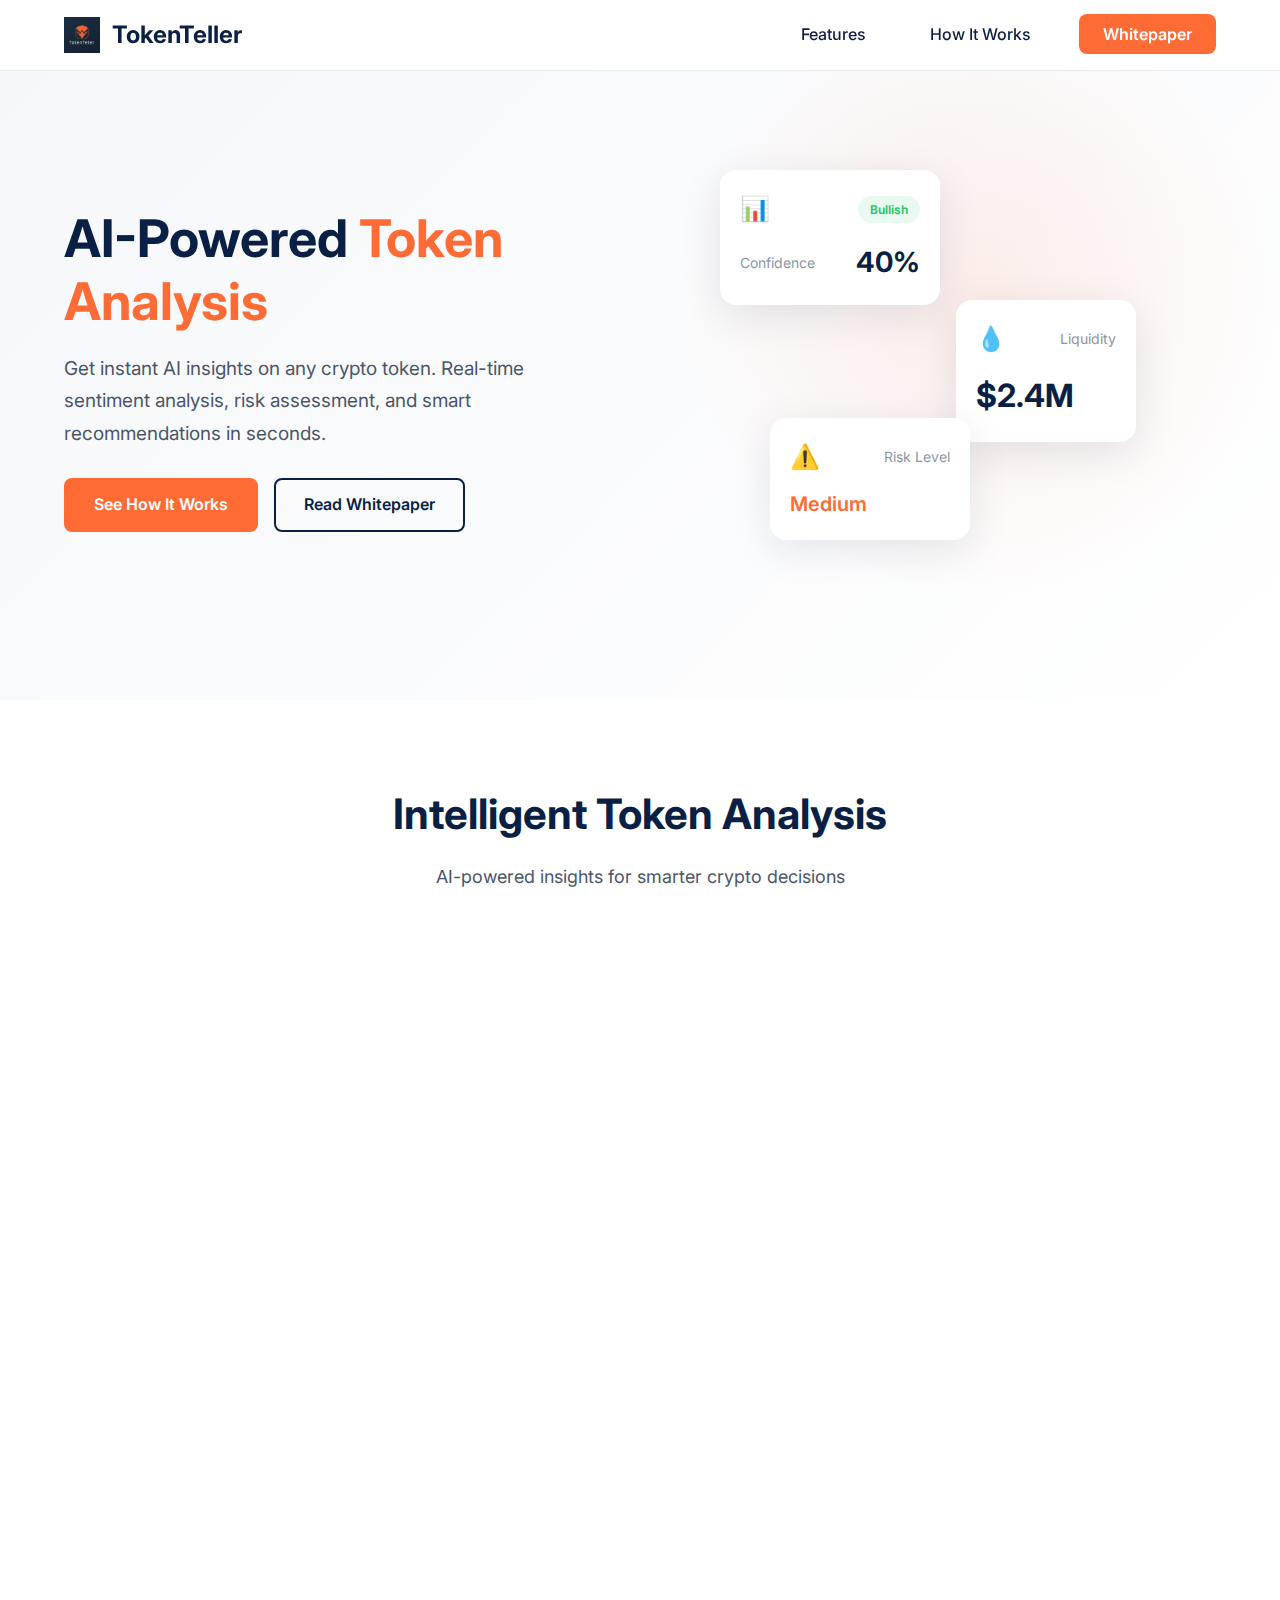
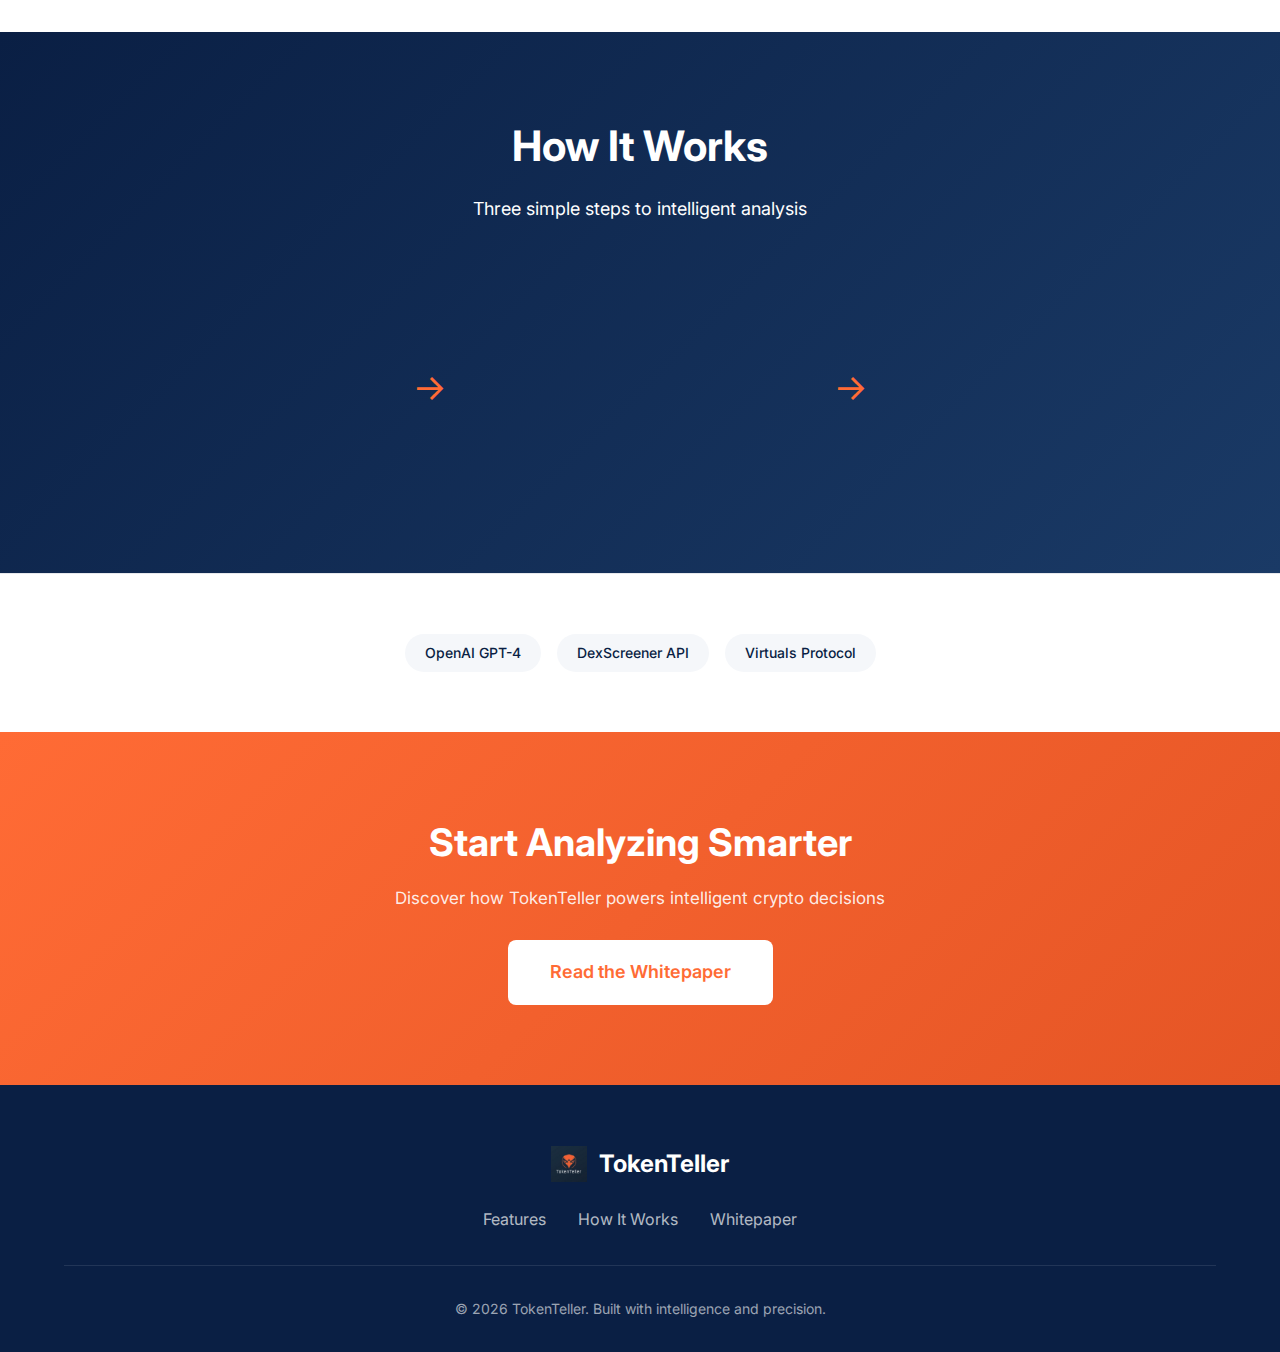
<file: index.html>
<!DOCTYPE html>
<html lang="en">
<head>
    <meta charset="UTF-8">
    <meta name="viewport" content="width=device-width, initial-scale=1.0">
    <title>TokenTeller - AI-Powered Token Analysis</title>
    <link rel="stylesheet" href="styles.css">
    <link rel="preconnect" href="https://fonts.googleapis.com">
    <link rel="preconnect" href="https://fonts.gstatic.com" crossorigin>
    <link href="https://fonts.googleapis.com/css2?family=Inter:wght@300;400;500;600;700&display=swap" rel="stylesheet">
</head>
<body>
    <!-- Navigation -->
    <nav class="nav">
        <div class="container nav-container">
            <div class="logo">
                <img src="logo.png" alt="TokenTeller Eagle Logo" class="logo-img">
                <span class="logo-text">TokenTeller</span>
            </div>
            <ul class="nav-links">
                <li><a href="#features">Features</a></li>
                <li><a href="#how-it-works">How It Works</a></li>
                <li><a href="whitepaper.html" class="nav-btn">Whitepaper</a></li>
            </ul>
        </div>
    </nav>

    <!-- Hero Section -->
    <section class="hero">
        <div class="container hero-container">
            <div class="hero-content">
                <h1 class="hero-title">
                    AI-Powered <span class="highlight">Token Analysis</span>
                </h1>
                <p class="hero-description">
                    Get instant AI insights on any crypto token. Real-time sentiment analysis, 
                    risk assessment, and smart recommendations in seconds.
                </p>
                <div class="hero-buttons">
                    <a href="#how-it-works" class="btn-primary">See How It Works</a>
                    <a href="whitepaper.html" class="btn-outline">Read Whitepaper</a>
                </div>
            </div>
            <div class="hero-visual">
                <div class="floating-card card-1">
                    <div class="card-header">
                        <span class="card-icon">📊</span>
                        <span class="card-status positive">Bullish</span>
                    </div>
                    <div class="card-content">
                        <div class="card-metric">
                            <span class="metric-label">Confidence</span>
                            <span class="metric-value">87%</span>
                        </div>
                    </div>
                </div>
                <div class="floating-card card-2">
                    <div class="card-header">
                        <span class="card-icon">💧</span>
                        <span class="card-label">Liquidity</span>
                    </div>
                    <div class="card-content">
                        <span class="card-big-value">$2.4M</span>
                    </div>
                </div>
                <div class="floating-card card-3">
                    <div class="card-header">
                        <span class="card-icon">⚠️</span>
                        <span class="card-label">Risk Level</span>
                    </div>
                    <div class="card-content">
                        <span class="card-risk-level">Medium</span>
                    </div>
                </div>
            </div>
        </div>
    </section>

    <!-- Features Section -->
    <section id="features" class="features">
        <div class="container">
            <div class="section-header">
                <h2 class="section-title">Intelligent Token Analysis</h2>
                <p class="section-subtitle">AI-powered insights for smarter crypto decisions</p>
            </div>
            <div class="features-grid">
                <div class="feature-card">
                    <div class="feature-icon">🤖</div>
                    <h3 class="feature-title">AI Sentiment Analysis</h3>
                    <p class="feature-description">
                        Advanced AI models analyze market data and provide sentiment insights with confidence scores.
                    </p>
                </div>
                <div class="feature-card">
                    <div class="feature-icon">⚡</div>
                    <h3 class="feature-title">Real-Time Data</h3>
                    <p class="feature-description">
                        Up-to-the-second market data from DexScreener with instant analysis.
                    </p>
                </div>
                <div class="feature-card">
                    <div class="feature-icon">🎯</div>
                    <h3 class="feature-title">Risk Assessment</h3>
                    <p class="feature-description">
                        Intelligent risk evaluation considering liquidity, volume, and market conditions.
                    </p>
                </div>
            </div>
        </div>
    </section>

    <!-- How It Works Section -->
    <section id="how-it-works" class="how-it-works">
        <div class="container">
            <div class="section-header">
                <h2 class="section-title">How It Works</h2>
                <p class="section-subtitle">Three simple steps to intelligent analysis</p>
            </div>
            <div class="steps">
                <div class="step">
                    <div class="step-number">01</div>
                    <div class="step-content">
                        <h3 class="step-title">Submit Token</h3>
                        <p class="step-description">
                            Provide any token contract address you want to analyze.
                        </p>
                    </div>
                </div>
                <div class="step-arrow">→</div>
                <div class="step">
                    <div class="step-number">02</div>
                    <div class="step-content">
                        <h3 class="step-title">AI Analyzes</h3>
                        <p class="step-description">
                            Our AI processes real-time market data and generates comprehensive insights.
                        </p>
                    </div>
                </div>
                <div class="step-arrow">→</div>
                <div class="step">
                    <div class="step-number">03</div>
                    <div class="step-content">
                        <h3 class="step-title">Get Results</h3>
                        <p class="step-description">
                            Receive sentiment, risk assessment, and actionable recommendations.
                        </p>
                    </div>
                </div>
            </div>
        </div>
    </section>

    <!-- Simple Tech Stack -->
    <section class="tech-stack">
        <div class="container">
            <p class="tech-line">
                <span class="tech-badge">OpenAI GPT-4</span>
                <span class="tech-badge">DexScreener API</span>
                <span class="tech-badge">Virtuals Protocol</span>
            </p>
        </div>
    </section>

    <!-- CTA Section -->
    <section class="cta">
        <div class="container cta-container">
            <h2 class="cta-title">Start Analyzing Smarter</h2>
            <p class="cta-description">
                Discover how TokenTeller powers intelligent crypto decisions
            </p>
            <a href="whitepaper.html" class="btn-primary btn-large">Read the Whitepaper</a>
        </div>
    </section>

    <!-- Footer -->
    <footer class="footer">
        <div class="container footer-container">
            <div class="footer-brand">
                <img src="logo.png" alt="TokenTeller Eagle Logo" class="logo-img">
                <span class="logo-text">TokenTeller</span>
            </div>
            <div class="footer-links">
                <a href="#features">Features</a>
                <a href="#how-it-works">How It Works</a>
                <a href="whitepaper.html">Whitepaper</a>
            </div>
            <div class="footer-bottom">
                <p>&copy; 2025 TokenTeller. Built with intelligence and precision.</p>
            </div>
        </div>
    </footer>

    <script src="script.js"></script>
</body>
</html>
</file>
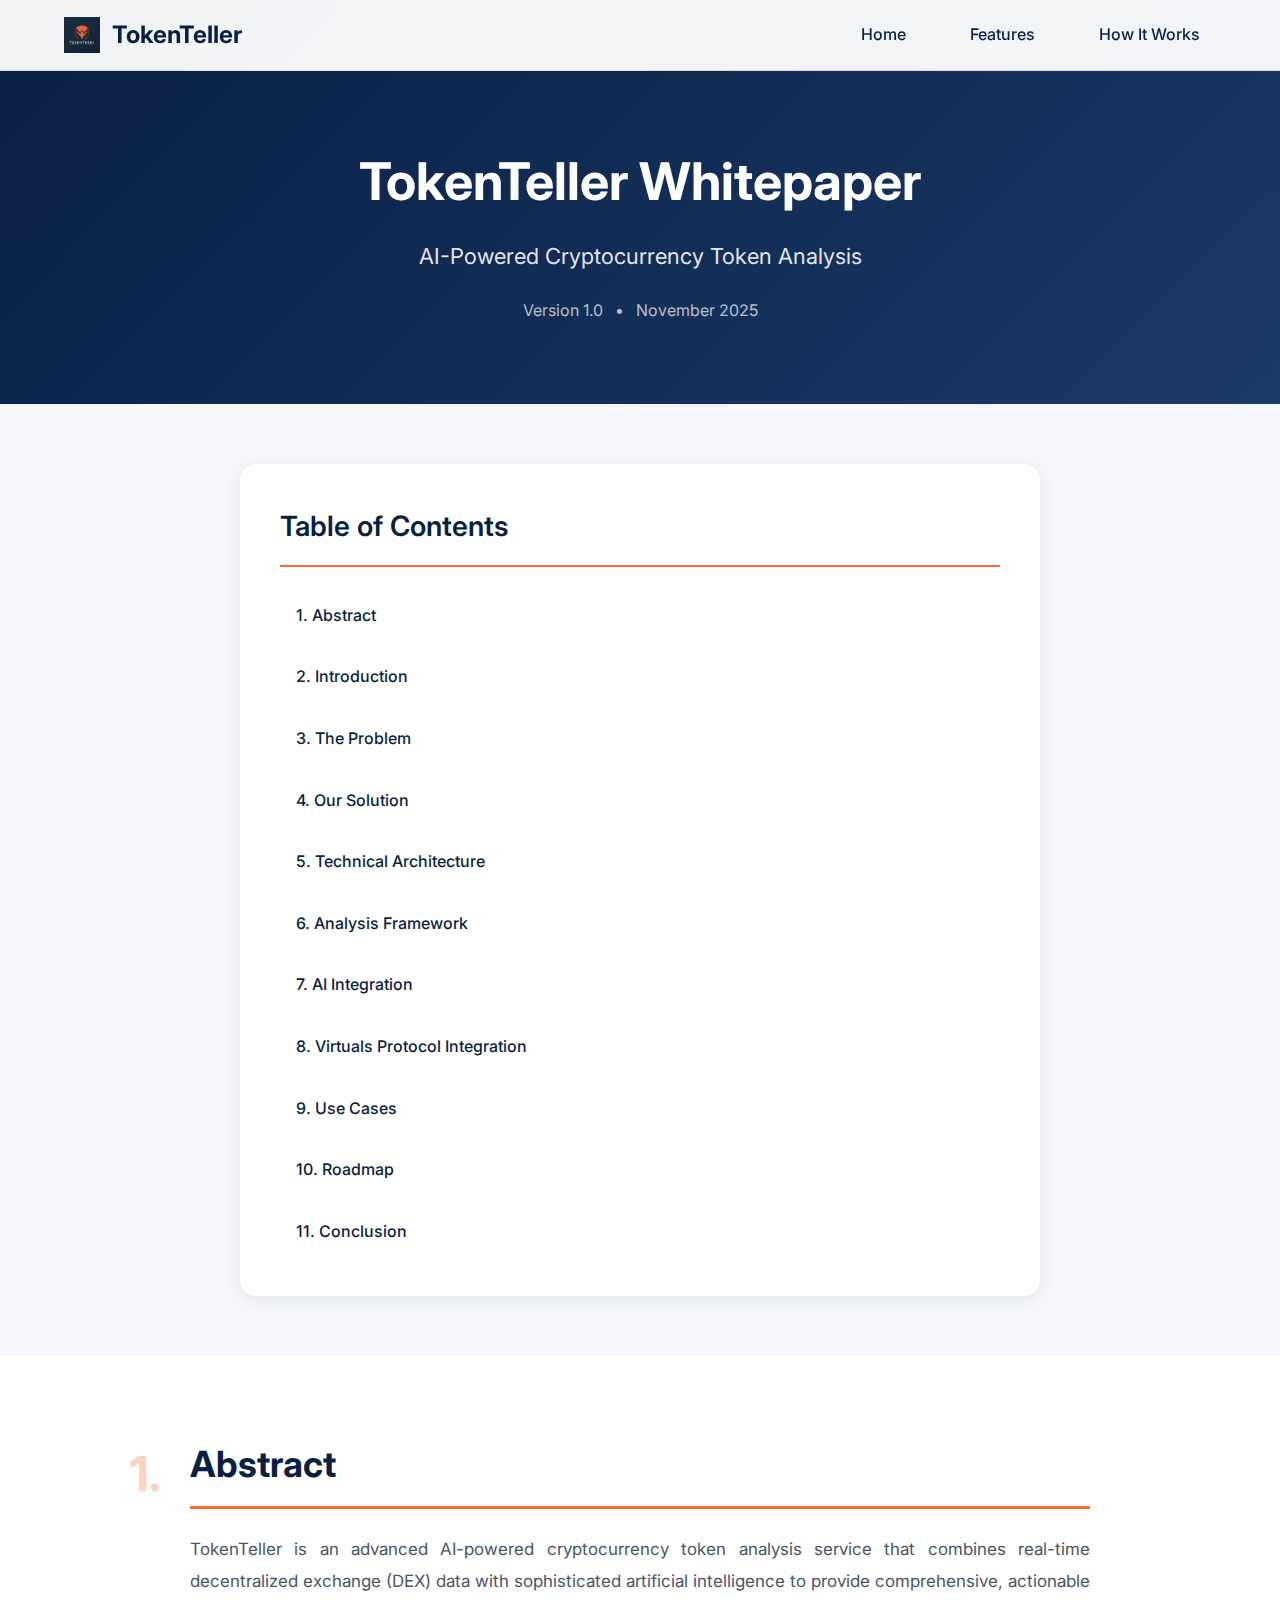
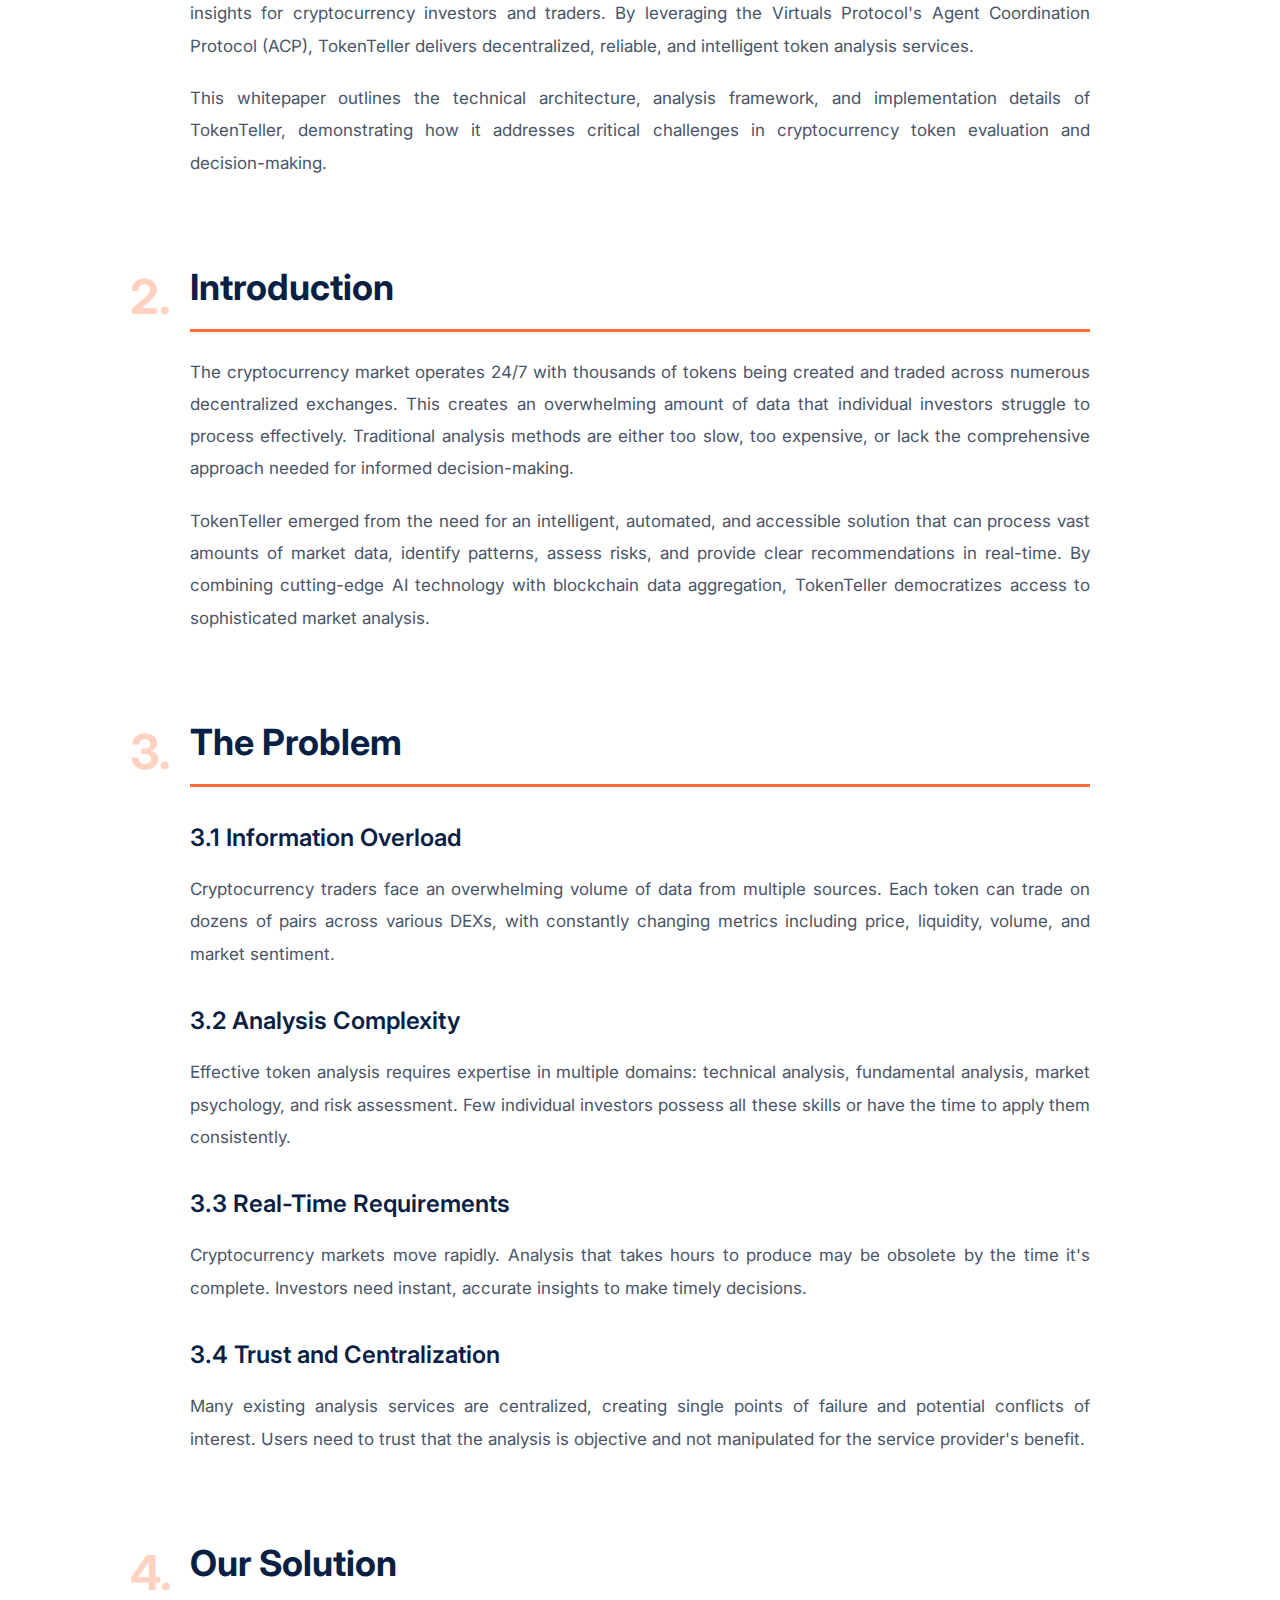
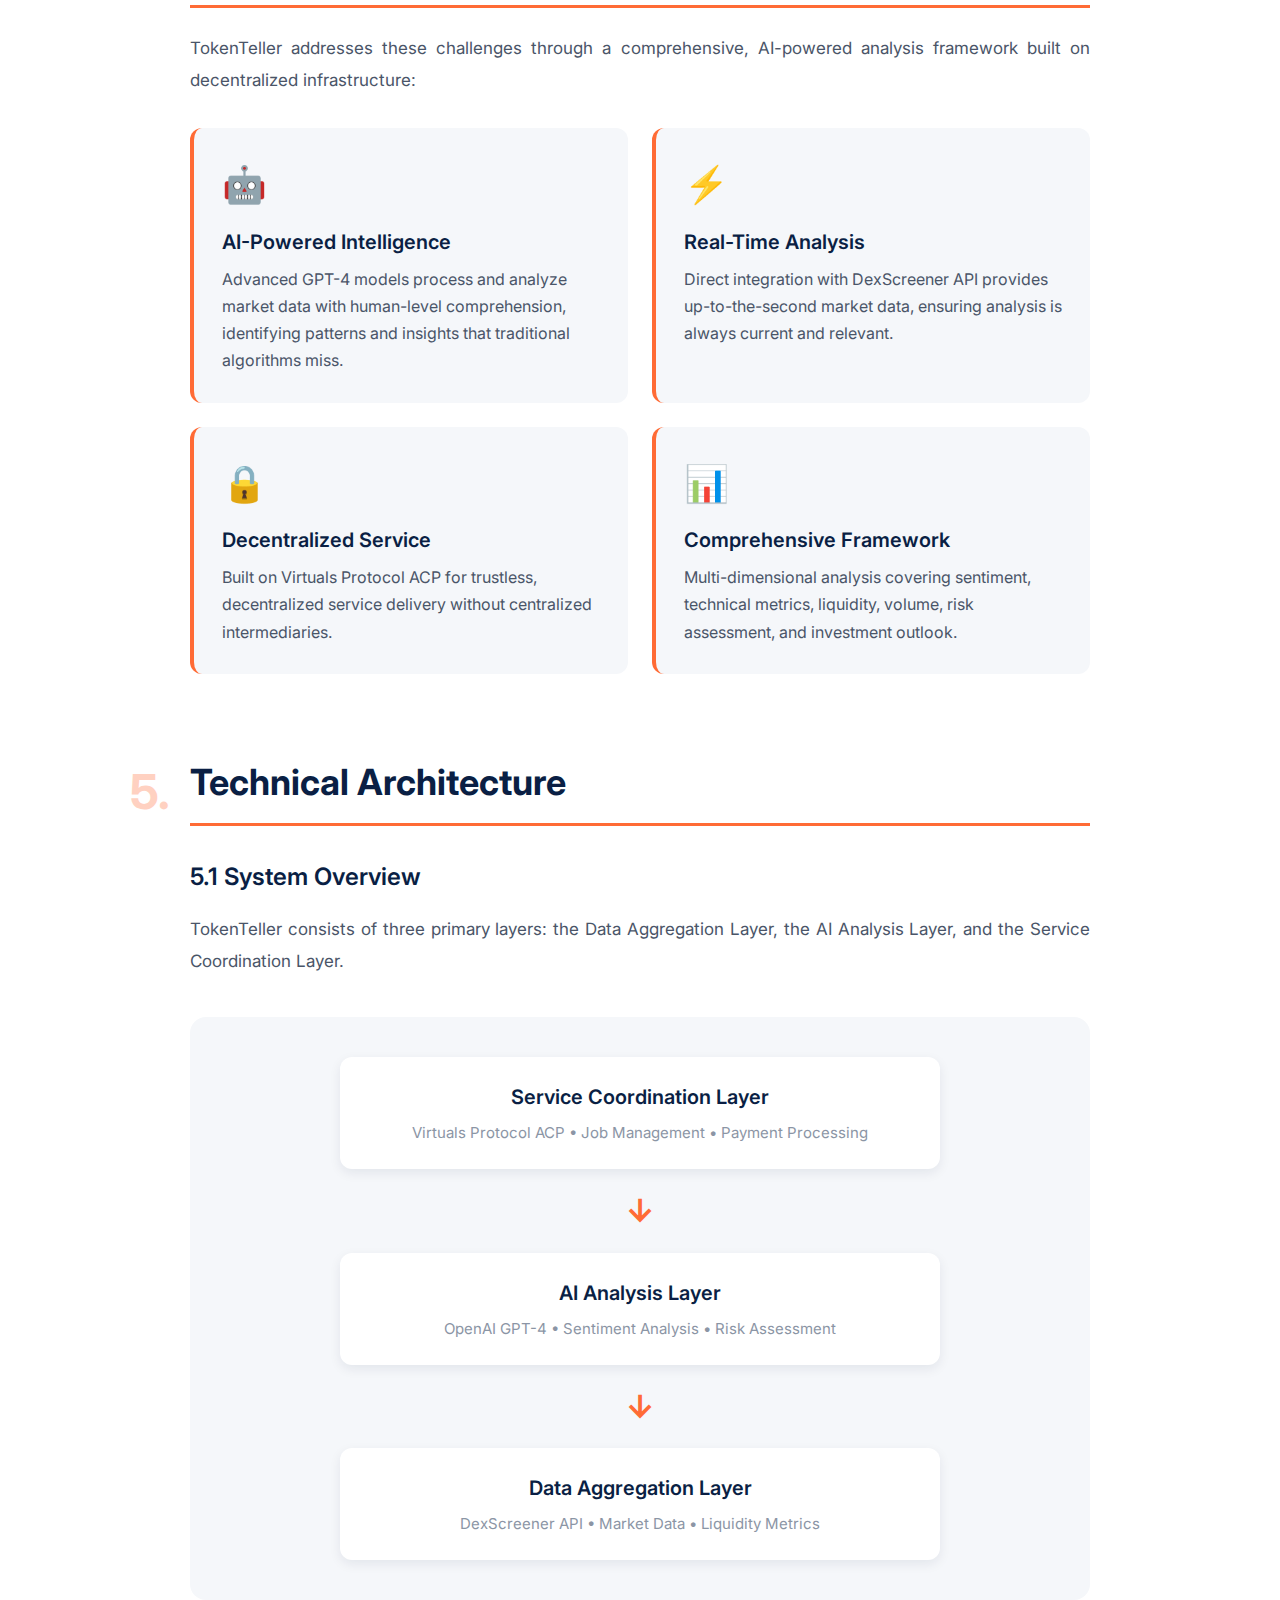
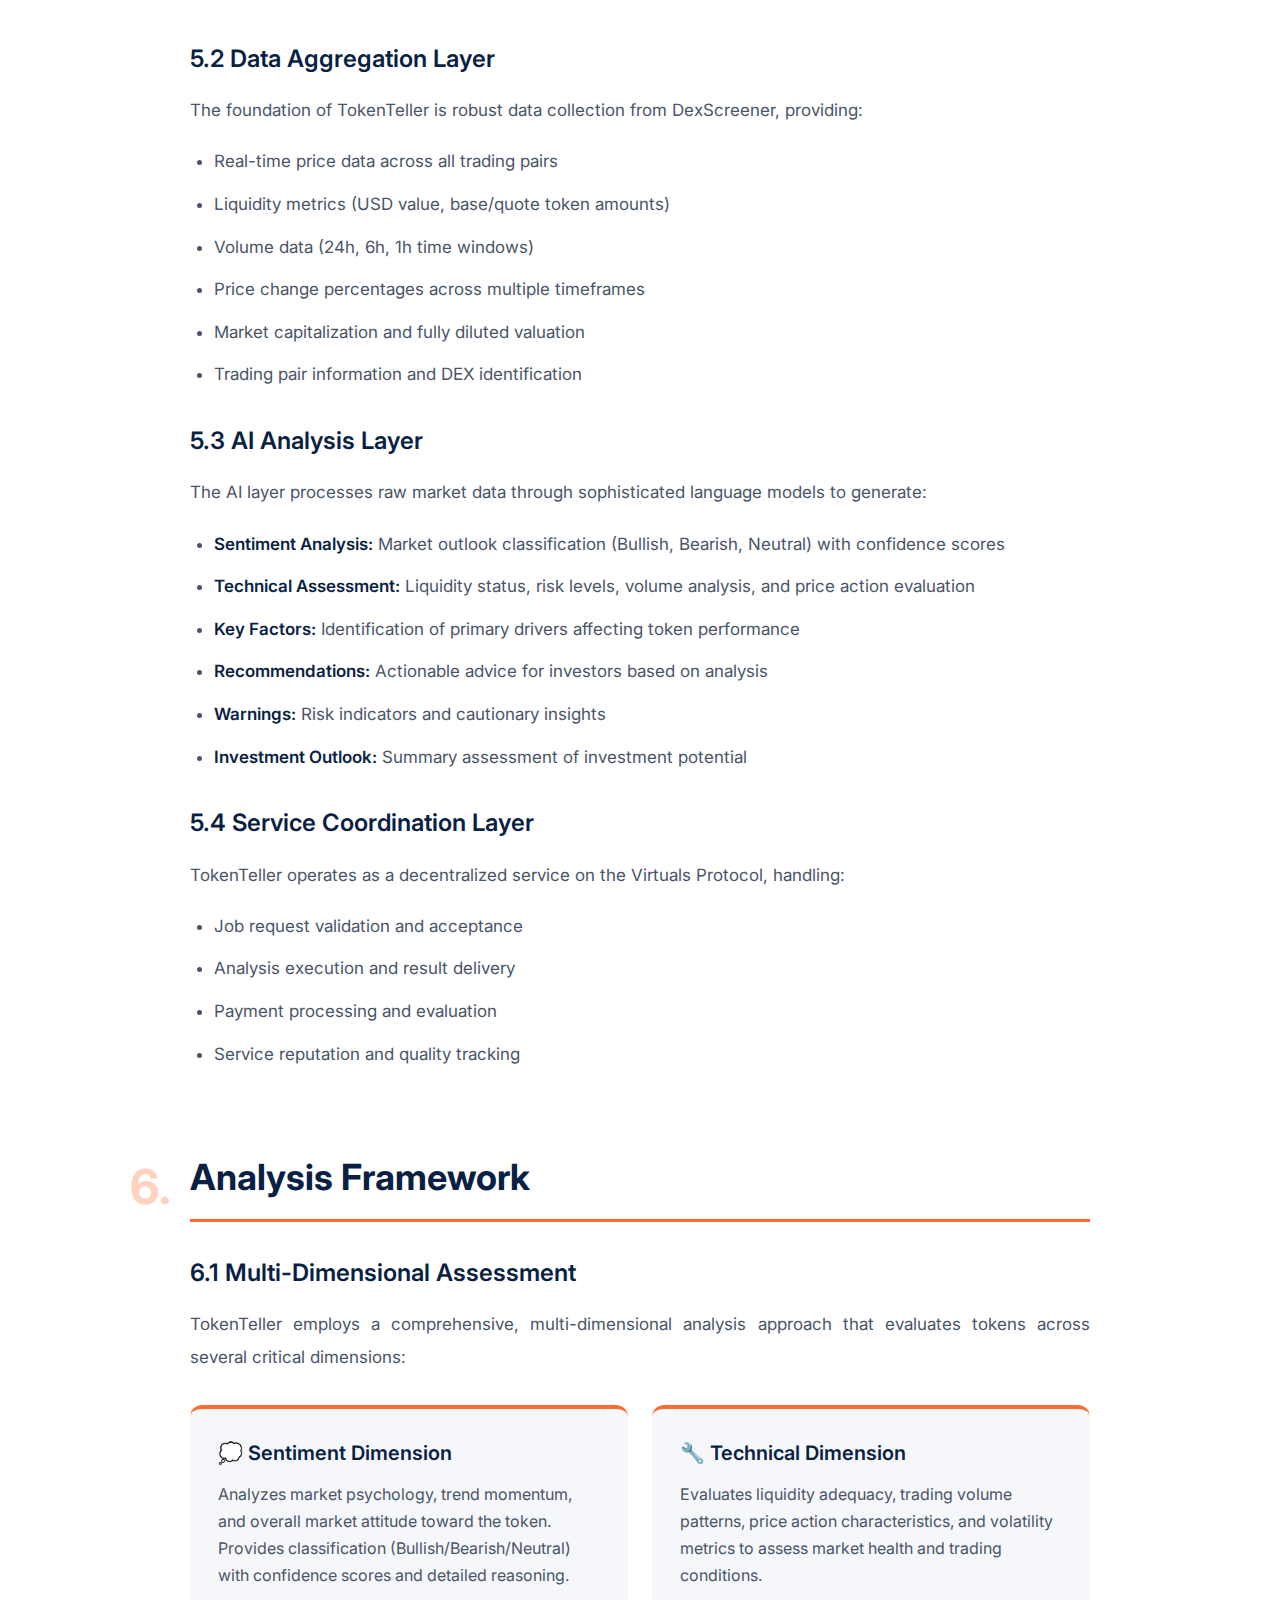
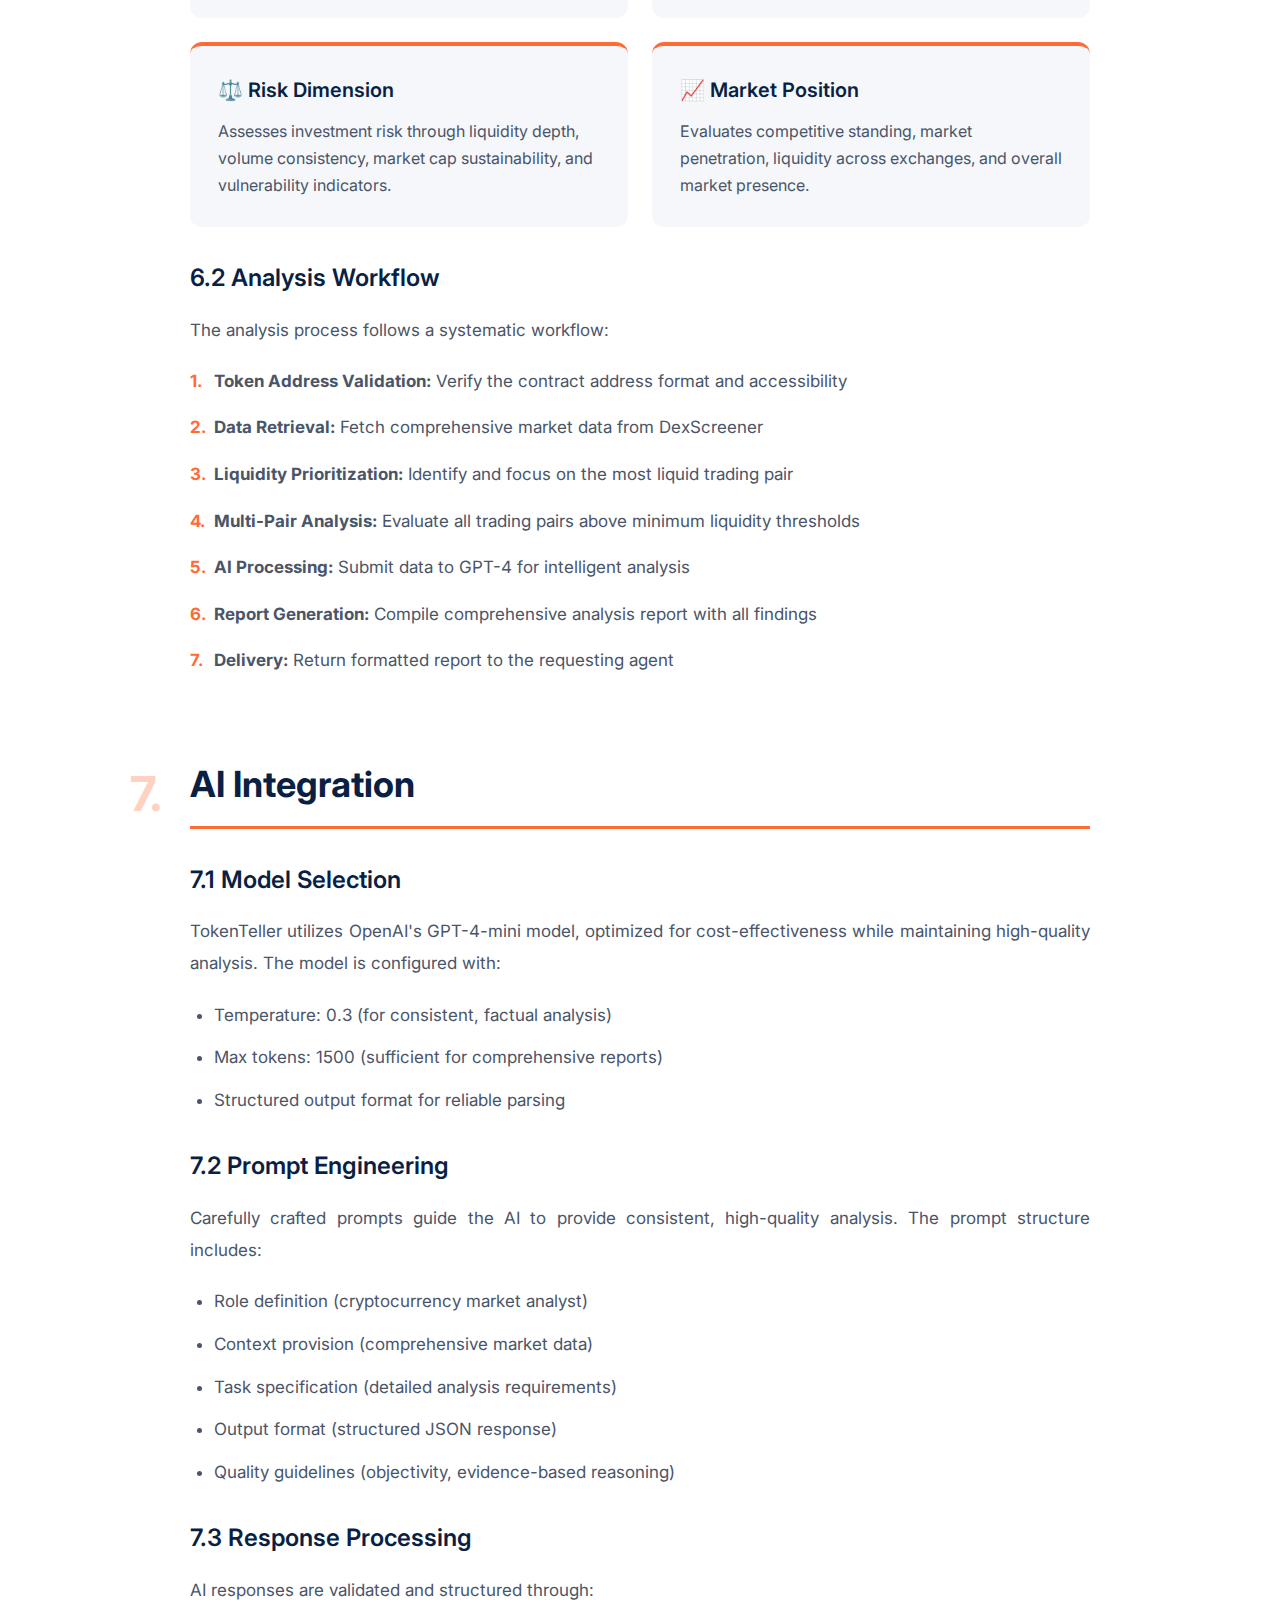
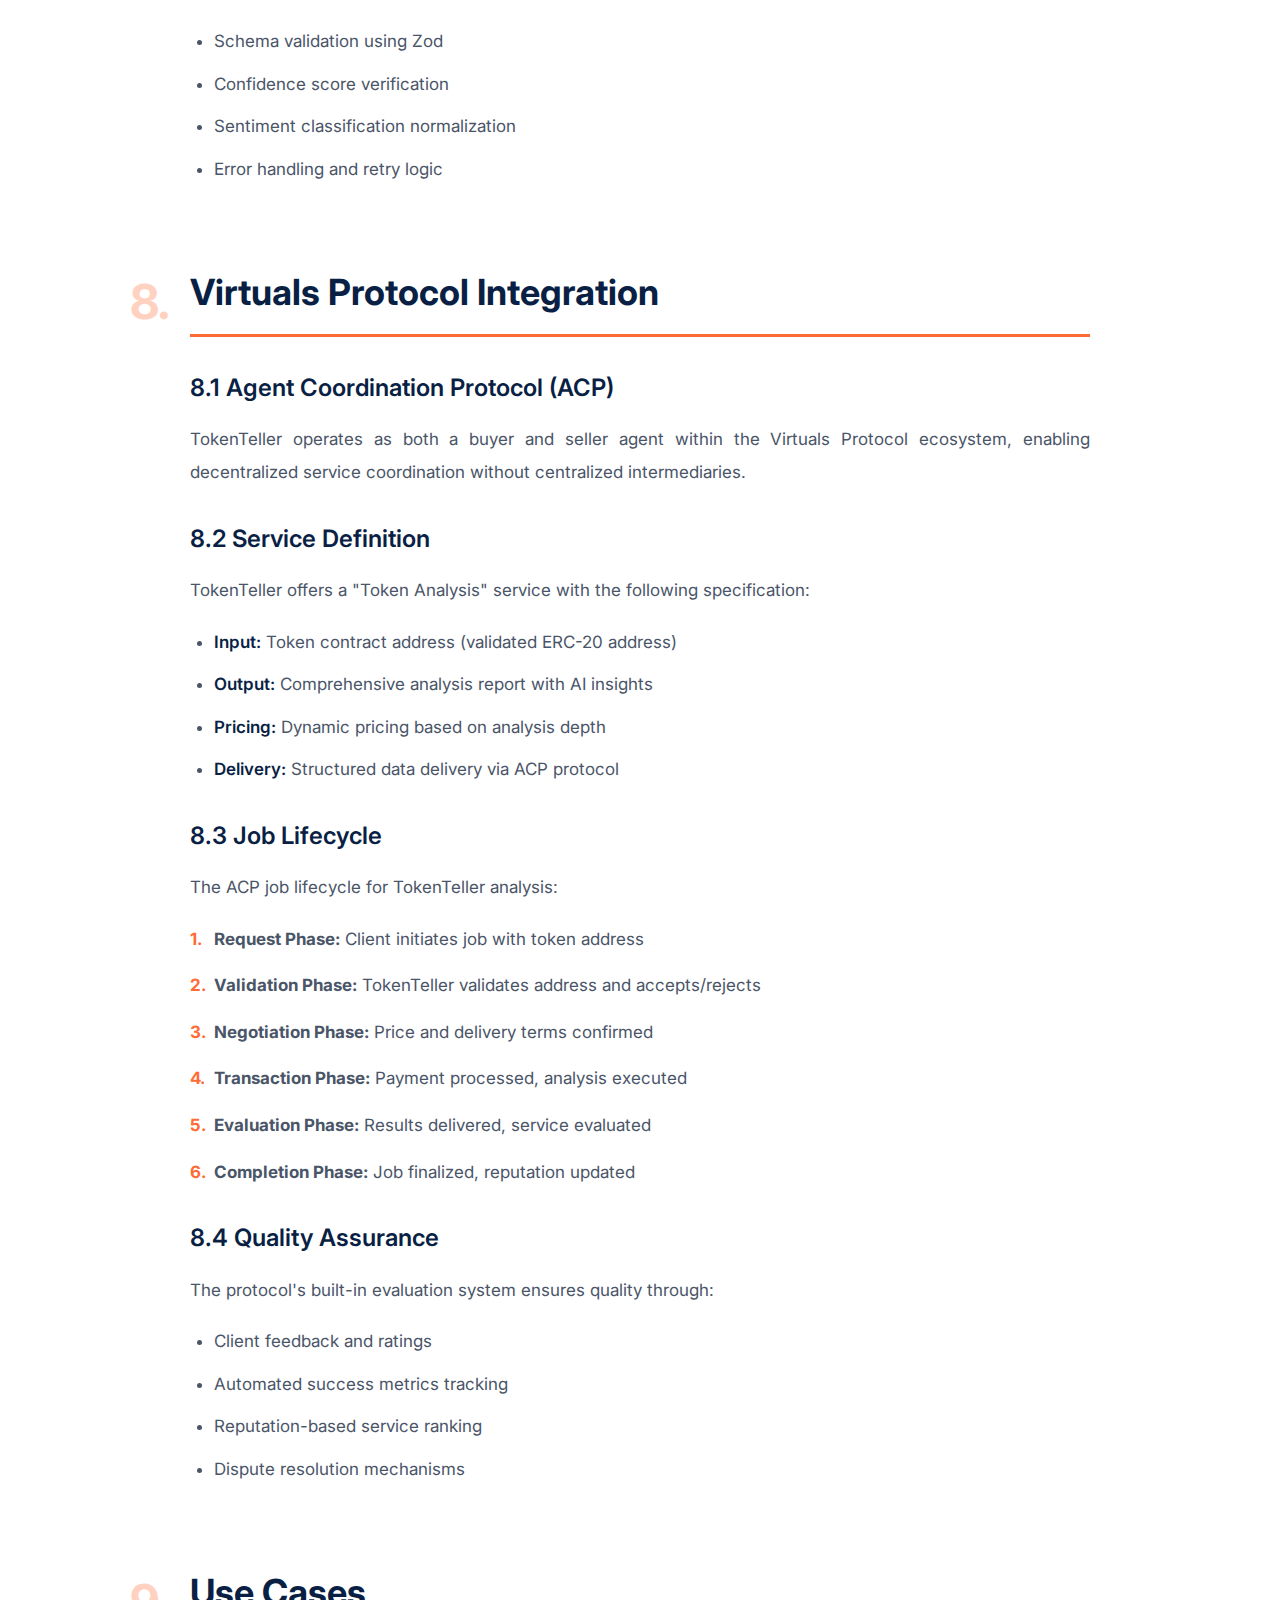
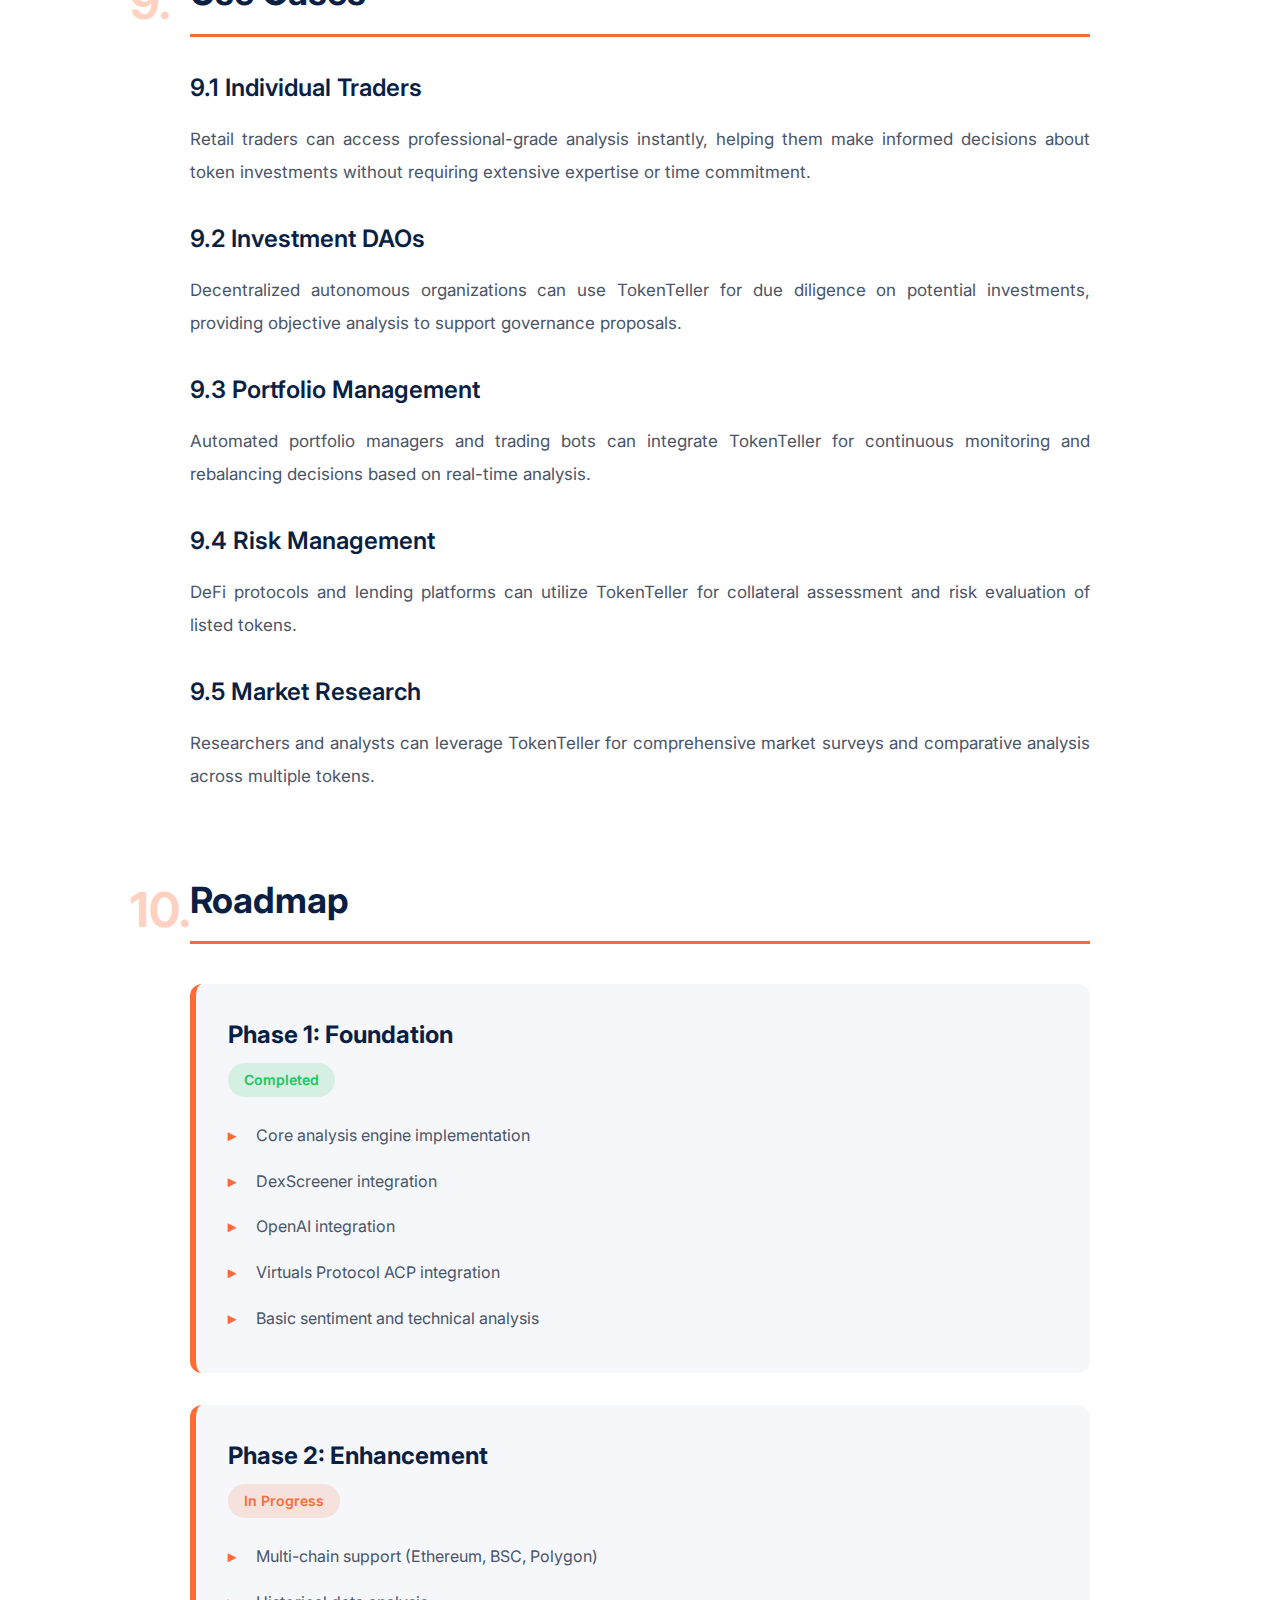
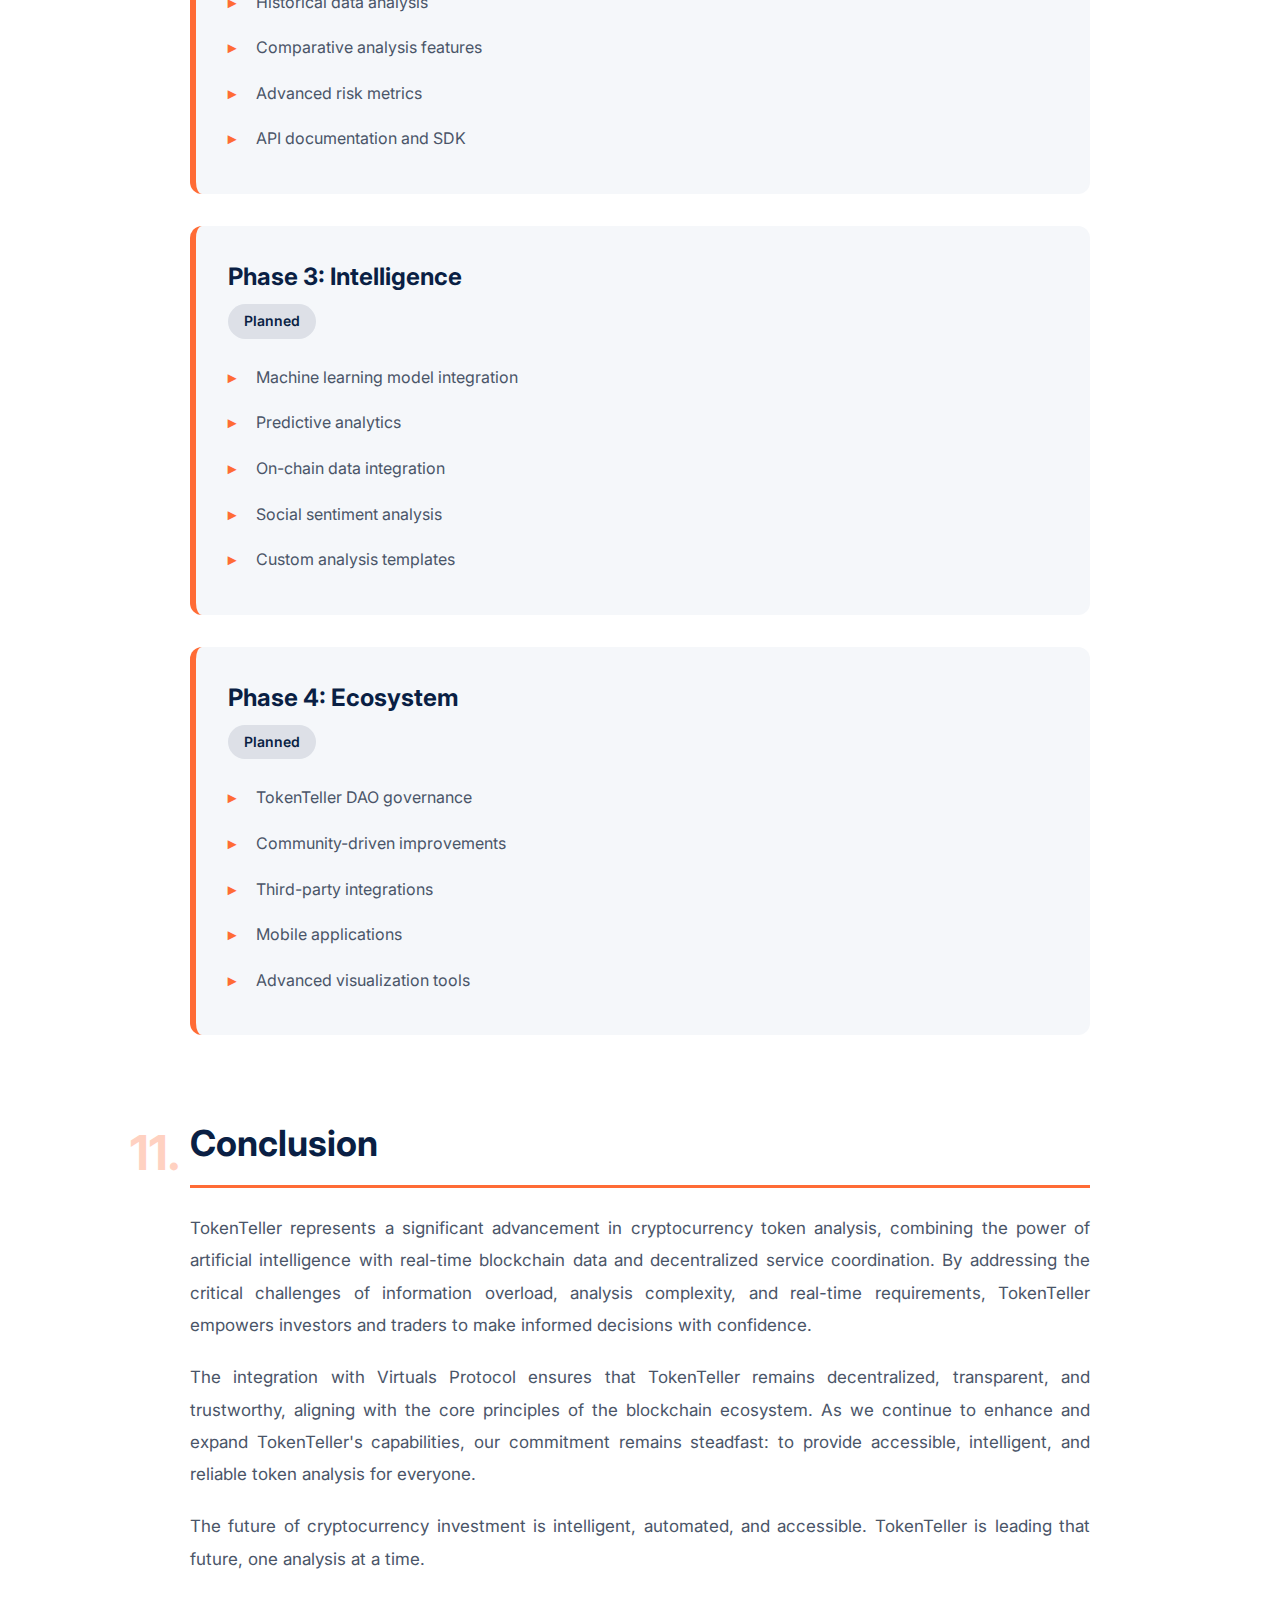
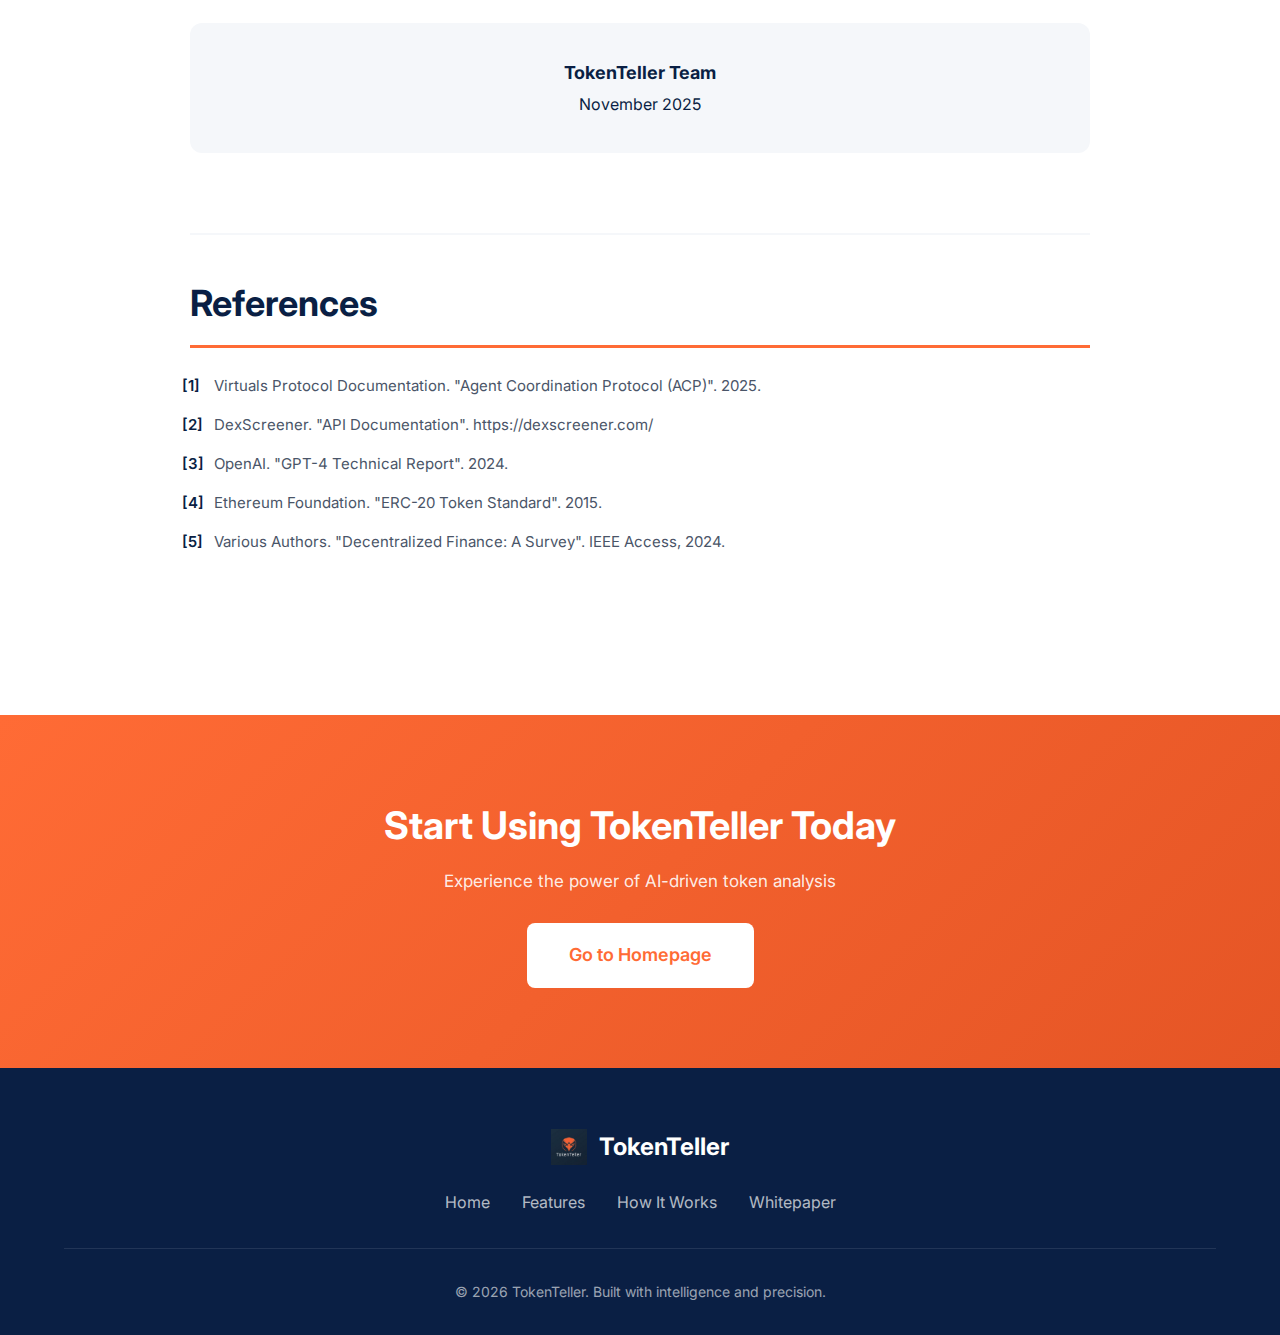
<file: whitepaper.html>
<!DOCTYPE html>
<html lang="en">
<head>
    <meta charset="UTF-8">
    <meta name="viewport" content="width=device-width, initial-scale=1.0">
    <title>TokenTeller - Whitepaper</title>
    <link rel="stylesheet" href="styles.css">
    <link rel="stylesheet" href="whitepaper.css">
    <link rel="preconnect" href="https://fonts.googleapis.com">
    <link rel="preconnect" href="https://fonts.gstatic.com" crossorigin>
    <link href="https://fonts.googleapis.com/css2?family=Inter:wght@300;400;500;600;700&display=swap" rel="stylesheet">
</head>
<body>
    <!-- Navigation -->
    <nav class="nav">
        <div class="container nav-container">
            <a href="index.html" class="logo">
                <img src="logo.png" alt="TokenTeller Eagle Logo" class="logo-img">
                <span class="logo-text">TokenTeller</span>
            </a>
            <ul class="nav-links">
                <li><a href="index.html">Home</a></li>
                <li><a href="index.html#features">Features</a></li>
                <li><a href="index.html#how-it-works">How It Works</a></li>
            </ul>
        </div>
    </nav>

    <!-- Whitepaper Hero -->
    <section class="whitepaper-hero">
        <div class="container">
            <h1 class="whitepaper-title">TokenTeller Whitepaper</h1>
            <p class="whitepaper-subtitle">AI-Powered Cryptocurrency Token Analysis</p>
            <div class="whitepaper-meta">
                <span>Version 1.0</span>
                <span>•</span>
                <span>November 2025</span>
            </div>
        </div>
    </section>

    <!-- Table of Contents -->
    <section class="toc-section">
        <div class="container">
            <div class="toc-container">
                <h2 class="toc-title">Table of Contents</h2>
                <nav class="toc">
                    <a href="#abstract" class="toc-item">1. Abstract</a>
                    <a href="#introduction" class="toc-item">2. Introduction</a>
                    <a href="#problem" class="toc-item">3. The Problem</a>
                    <a href="#solution" class="toc-item">4. Our Solution</a>
                    <a href="#architecture" class="toc-item">5. Technical Architecture</a>
                    <a href="#analysis" class="toc-item">6. Analysis Framework</a>
                    <a href="#ai" class="toc-item">7. AI Integration</a>
                    <a href="#protocol" class="toc-item">8. Virtuals Protocol Integration</a>
                    <a href="#use-cases" class="toc-item">9. Use Cases</a>
                    <a href="#roadmap" class="toc-item">10. Roadmap</a>
                    <a href="#conclusion" class="toc-item">11. Conclusion</a>
                </nav>
            </div>
        </div>
    </section>

    <!-- Whitepaper Content -->
    <main class="whitepaper-content">
        <div class="container">
            <article class="paper">
                <!-- Abstract -->
                <section id="abstract" class="paper-section">
                    <h2 class="section-number">1.</h2>
                    <h2 class="paper-heading">Abstract</h2>
                    <p class="paper-text">
                        TokenTeller is an advanced AI-powered cryptocurrency token analysis service that combines 
                        real-time decentralized exchange (DEX) data with sophisticated artificial intelligence to 
                        provide comprehensive, actionable insights for cryptocurrency investors and traders. By 
                        leveraging the Virtuals Protocol's Agent Coordination Protocol (ACP), TokenTeller delivers 
                        decentralized, reliable, and intelligent token analysis services.
                    </p>
                    <p class="paper-text">
                        This whitepaper outlines the technical architecture, analysis framework, and implementation 
                        details of TokenTeller, demonstrating how it addresses critical challenges in cryptocurrency 
                        token evaluation and decision-making.
                    </p>
                </section>

                <!-- Introduction -->
                <section id="introduction" class="paper-section">
                    <h2 class="section-number">2.</h2>
                    <h2 class="paper-heading">Introduction</h2>
                    <p class="paper-text">
                        The cryptocurrency market operates 24/7 with thousands of tokens being created and traded 
                        across numerous decentralized exchanges. This creates an overwhelming amount of data that 
                        individual investors struggle to process effectively. Traditional analysis methods are either 
                        too slow, too expensive, or lack the comprehensive approach needed for informed decision-making.
                    </p>
                    <p class="paper-text">
                        TokenTeller emerged from the need for an intelligent, automated, and accessible solution that 
                        can process vast amounts of market data, identify patterns, assess risks, and provide clear 
                        recommendations in real-time. By combining cutting-edge AI technology with blockchain data 
                        aggregation, TokenTeller democratizes access to sophisticated market analysis.
                    </p>
                </section>

                <!-- The Problem -->
                <section id="problem" class="paper-section">
                    <h2 class="section-number">3.</h2>
                    <h2 class="paper-heading">The Problem</h2>
                    
                    <h3 class="paper-subheading">3.1 Information Overload</h3>
                    <p class="paper-text">
                        Cryptocurrency traders face an overwhelming volume of data from multiple sources. Each token 
                        can trade on dozens of pairs across various DEXs, with constantly changing metrics including 
                        price, liquidity, volume, and market sentiment.
                    </p>

                    <h3 class="paper-subheading">3.2 Analysis Complexity</h3>
                    <p class="paper-text">
                        Effective token analysis requires expertise in multiple domains: technical analysis, fundamental 
                        analysis, market psychology, and risk assessment. Few individual investors possess all these 
                        skills or have the time to apply them consistently.
                    </p>

                    <h3 class="paper-subheading">3.3 Real-Time Requirements</h3>
                    <p class="paper-text">
                        Cryptocurrency markets move rapidly. Analysis that takes hours to produce may be obsolete by 
                        the time it's complete. Investors need instant, accurate insights to make timely decisions.
                    </p>

                    <h3 class="paper-subheading">3.4 Trust and Centralization</h3>
                    <p class="paper-text">
                        Many existing analysis services are centralized, creating single points of failure and potential 
                        conflicts of interest. Users need to trust that the analysis is objective and not manipulated 
                        for the service provider's benefit.
                    </p>
                </section>

                <!-- Our Solution -->
                <section id="solution" class="paper-section">
                    <h2 class="section-number">4.</h2>
                    <h2 class="paper-heading">Our Solution</h2>
                    
                    <p class="paper-text">
                        TokenTeller addresses these challenges through a comprehensive, AI-powered analysis framework 
                        built on decentralized infrastructure:
                    </p>

                    <div class="solution-grid">
                        <div class="solution-item">
                            <div class="solution-icon">🤖</div>
                            <h4 class="solution-title">AI-Powered Intelligence</h4>
                            <p class="solution-description">
                                Advanced GPT-4 models process and analyze market data with human-level comprehension, 
                                identifying patterns and insights that traditional algorithms miss.
                            </p>
                        </div>
                        <div class="solution-item">
                            <div class="solution-icon">⚡</div>
                            <h4 class="solution-title">Real-Time Analysis</h4>
                            <p class="solution-description">
                                Direct integration with DexScreener API provides up-to-the-second market data, 
                                ensuring analysis is always current and relevant.
                            </p>
                        </div>
                        <div class="solution-item">
                            <div class="solution-icon">🔒</div>
                            <h4 class="solution-title">Decentralized Service</h4>
                            <p class="solution-description">
                                Built on Virtuals Protocol ACP for trustless, decentralized service delivery without 
                                centralized intermediaries.
                            </p>
                        </div>
                        <div class="solution-item">
                            <div class="solution-icon">📊</div>
                            <h4 class="solution-title">Comprehensive Framework</h4>
                            <p class="solution-description">
                                Multi-dimensional analysis covering sentiment, technical metrics, liquidity, volume, 
                                risk assessment, and investment outlook.
                            </p>
                        </div>
                    </div>
                </section>

                <!-- Technical Architecture -->
                <section id="architecture" class="paper-section">
                    <h2 class="section-number">5.</h2>
                    <h2 class="paper-heading">Technical Architecture</h2>
                    
                    <h3 class="paper-subheading">5.1 System Overview</h3>
                    <p class="paper-text">
                        TokenTeller consists of three primary layers: the Data Aggregation Layer, the AI Analysis 
                        Layer, and the Service Coordination Layer.
                    </p>

                    <div class="architecture-diagram">
                        <div class="arch-layer">
                            <h4 class="arch-layer-title">Service Coordination Layer</h4>
                            <p class="arch-layer-desc">Virtuals Protocol ACP • Job Management • Payment Processing</p>
                        </div>
                        <div class="arch-arrow">↓</div>
                        <div class="arch-layer">
                            <h4 class="arch-layer-title">AI Analysis Layer</h4>
                            <p class="arch-layer-desc">OpenAI GPT-4 • Sentiment Analysis • Risk Assessment</p>
                        </div>
                        <div class="arch-arrow">↓</div>
                        <div class="arch-layer">
                            <h4 class="arch-layer-title">Data Aggregation Layer</h4>
                            <p class="arch-layer-desc">DexScreener API • Market Data • Liquidity Metrics</p>
                        </div>
                    </div>

                    <h3 class="paper-subheading">5.2 Data Aggregation Layer</h3>
                    <p class="paper-text">
                        The foundation of TokenTeller is robust data collection from DexScreener, providing:
                    </p>
                    <ul class="paper-list">
                        <li>Real-time price data across all trading pairs</li>
                        <li>Liquidity metrics (USD value, base/quote token amounts)</li>
                        <li>Volume data (24h, 6h, 1h time windows)</li>
                        <li>Price change percentages across multiple timeframes</li>
                        <li>Market capitalization and fully diluted valuation</li>
                        <li>Trading pair information and DEX identification</li>
                    </ul>

                    <h3 class="paper-subheading">5.3 AI Analysis Layer</h3>
                    <p class="paper-text">
                        The AI layer processes raw market data through sophisticated language models to generate:
                    </p>
                    <ul class="paper-list">
                        <li><strong>Sentiment Analysis:</strong> Market outlook classification (Bullish, Bearish, Neutral) with confidence scores</li>
                        <li><strong>Technical Assessment:</strong> Liquidity status, risk levels, volume analysis, and price action evaluation</li>
                        <li><strong>Key Factors:</strong> Identification of primary drivers affecting token performance</li>
                        <li><strong>Recommendations:</strong> Actionable advice for investors based on analysis</li>
                        <li><strong>Warnings:</strong> Risk indicators and cautionary insights</li>
                        <li><strong>Investment Outlook:</strong> Summary assessment of investment potential</li>
                    </ul>

                    <h3 class="paper-subheading">5.4 Service Coordination Layer</h3>
                    <p class="paper-text">
                        TokenTeller operates as a decentralized service on the Virtuals Protocol, handling:
                    </p>
                    <ul class="paper-list">
                        <li>Job request validation and acceptance</li>
                        <li>Analysis execution and result delivery</li>
                        <li>Payment processing and evaluation</li>
                        <li>Service reputation and quality tracking</li>
                    </ul>
                </section>

                <!-- Analysis Framework -->
                <section id="analysis" class="paper-section">
                    <h2 class="section-number">6.</h2>
                    <h2 class="paper-heading">Analysis Framework</h2>
                    
                    <h3 class="paper-subheading">6.1 Multi-Dimensional Assessment</h3>
                    <p class="paper-text">
                        TokenTeller employs a comprehensive, multi-dimensional analysis approach that evaluates tokens 
                        across several critical dimensions:
                    </p>

                    <div class="framework-grid">
                        <div class="framework-item">
                            <h4 class="framework-title">💭 Sentiment Dimension</h4>
                            <p class="framework-text">
                                Analyzes market psychology, trend momentum, and overall market attitude toward the 
                                token. Provides classification (Bullish/Bearish/Neutral) with confidence scores and 
                                detailed reasoning.
                            </p>
                        </div>
                        <div class="framework-item">
                            <h4 class="framework-title">🔧 Technical Dimension</h4>
                            <p class="framework-text">
                                Evaluates liquidity adequacy, trading volume patterns, price action characteristics, 
                                and volatility metrics to assess market health and trading conditions.
                            </p>
                        </div>
                        <div class="framework-item">
                            <h4 class="framework-title">⚖️ Risk Dimension</h4>
                            <p class="framework-text">
                                Assesses investment risk through liquidity depth, volume consistency, market cap 
                                sustainability, and vulnerability indicators.
                            </p>
                        </div>
                        <div class="framework-item">
                            <h4 class="framework-title">📈 Market Position</h4>
                            <p class="framework-text">
                                Evaluates competitive standing, market penetration, liquidity across exchanges, and 
                                overall market presence.
                            </p>
                        </div>
                    </div>

                    <h3 class="paper-subheading">6.2 Analysis Workflow</h3>
                    <p class="paper-text">The analysis process follows a systematic workflow:</p>
                    <ol class="paper-ordered-list">
                        <li><strong>Token Address Validation:</strong> Verify the contract address format and accessibility</li>
                        <li><strong>Data Retrieval:</strong> Fetch comprehensive market data from DexScreener</li>
                        <li><strong>Liquidity Prioritization:</strong> Identify and focus on the most liquid trading pair</li>
                        <li><strong>Multi-Pair Analysis:</strong> Evaluate all trading pairs above minimum liquidity thresholds</li>
                        <li><strong>AI Processing:</strong> Submit data to GPT-4 for intelligent analysis</li>
                        <li><strong>Report Generation:</strong> Compile comprehensive analysis report with all findings</li>
                        <li><strong>Delivery:</strong> Return formatted report to the requesting agent</li>
                    </ol>
                </section>

                <!-- AI Integration -->
                <section id="ai" class="paper-section">
                    <h2 class="section-number">7.</h2>
                    <h2 class="paper-heading">AI Integration</h2>
                    
                    <h3 class="paper-subheading">7.1 Model Selection</h3>
                    <p class="paper-text">
                        TokenTeller utilizes OpenAI's GPT-4-mini model, optimized for cost-effectiveness while 
                        maintaining high-quality analysis. The model is configured with:
                    </p>
                    <ul class="paper-list">
                        <li>Temperature: 0.3 (for consistent, factual analysis)</li>
                        <li>Max tokens: 1500 (sufficient for comprehensive reports)</li>
                        <li>Structured output format for reliable parsing</li>
                    </ul>

                    <h3 class="paper-subheading">7.2 Prompt Engineering</h3>
                    <p class="paper-text">
                        Carefully crafted prompts guide the AI to provide consistent, high-quality analysis. The 
                        prompt structure includes:
                    </p>
                    <ul class="paper-list">
                        <li>Role definition (cryptocurrency market analyst)</li>
                        <li>Context provision (comprehensive market data)</li>
                        <li>Task specification (detailed analysis requirements)</li>
                        <li>Output format (structured JSON response)</li>
                        <li>Quality guidelines (objectivity, evidence-based reasoning)</li>
                    </ul>

                    <h3 class="paper-subheading">7.3 Response Processing</h3>
                    <p class="paper-text">
                        AI responses are validated and structured through:
                    </p>
                    <ul class="paper-list">
                        <li>Schema validation using Zod</li>
                        <li>Confidence score verification</li>
                        <li>Sentiment classification normalization</li>
                        <li>Error handling and retry logic</li>
                    </ul>
                </section>

                <!-- Protocol Integration -->
                <section id="protocol" class="paper-section">
                    <h2 class="section-number">8.</h2>
                    <h2 class="paper-heading">Virtuals Protocol Integration</h2>
                    
                    <h3 class="paper-subheading">8.1 Agent Coordination Protocol (ACP)</h3>
                    <p class="paper-text">
                        TokenTeller operates as both a buyer and seller agent within the Virtuals Protocol ecosystem, 
                        enabling decentralized service coordination without centralized intermediaries.
                    </p>

                    <h3 class="paper-subheading">8.2 Service Definition</h3>
                    <p class="paper-text">
                        TokenTeller offers a "Token Analysis" service with the following specification:
                    </p>
                    <ul class="paper-list">
                        <li><strong>Input:</strong> Token contract address (validated ERC-20 address)</li>
                        <li><strong>Output:</strong> Comprehensive analysis report with AI insights</li>
                        <li><strong>Pricing:</strong> Dynamic pricing based on analysis depth</li>
                        <li><strong>Delivery:</strong> Structured data delivery via ACP protocol</li>
                    </ul>

                    <h3 class="paper-subheading">8.3 Job Lifecycle</h3>
                    <p class="paper-text">The ACP job lifecycle for TokenTeller analysis:</p>
                    <ol class="paper-ordered-list">
                        <li><strong>Request Phase:</strong> Client initiates job with token address</li>
                        <li><strong>Validation Phase:</strong> TokenTeller validates address and accepts/rejects</li>
                        <li><strong>Negotiation Phase:</strong> Price and delivery terms confirmed</li>
                        <li><strong>Transaction Phase:</strong> Payment processed, analysis executed</li>
                        <li><strong>Evaluation Phase:</strong> Results delivered, service evaluated</li>
                        <li><strong>Completion Phase:</strong> Job finalized, reputation updated</li>
                    </ol>

                    <h3 class="paper-subheading">8.4 Quality Assurance</h3>
                    <p class="paper-text">
                        The protocol's built-in evaluation system ensures quality through:
                    </p>
                    <ul class="paper-list">
                        <li>Client feedback and ratings</li>
                        <li>Automated success metrics tracking</li>
                        <li>Reputation-based service ranking</li>
                        <li>Dispute resolution mechanisms</li>
                    </ul>
                </section>

                <!-- Use Cases -->
                <section id="use-cases" class="paper-section">
                    <h2 class="section-number">9.</h2>
                    <h2 class="paper-heading">Use Cases</h2>
                    
                    <h3 class="paper-subheading">9.1 Individual Traders</h3>
                    <p class="paper-text">
                        Retail traders can access professional-grade analysis instantly, helping them make informed 
                        decisions about token investments without requiring extensive expertise or time commitment.
                    </p>

                    <h3 class="paper-subheading">9.2 Investment DAOs</h3>
                    <p class="paper-text">
                        Decentralized autonomous organizations can use TokenTeller for due diligence on potential 
                        investments, providing objective analysis to support governance proposals.
                    </p>

                    <h3 class="paper-subheading">9.3 Portfolio Management</h3>
                    <p class="paper-text">
                        Automated portfolio managers and trading bots can integrate TokenTeller for continuous 
                        monitoring and rebalancing decisions based on real-time analysis.
                    </p>

                    <h3 class="paper-subheading">9.4 Risk Management</h3>
                    <p class="paper-text">
                        DeFi protocols and lending platforms can utilize TokenTeller for collateral assessment and 
                        risk evaluation of listed tokens.
                    </p>

                    <h3 class="paper-subheading">9.5 Market Research</h3>
                    <p class="paper-text">
                        Researchers and analysts can leverage TokenTeller for comprehensive market surveys and 
                        comparative analysis across multiple tokens.
                    </p>
                </section>

                <!-- Roadmap -->
                <section id="roadmap" class="paper-section">
                    <h2 class="section-number">10.</h2>
                    <h2 class="paper-heading">Roadmap</h2>
                    
                    <div class="roadmap-timeline">
                        <div class="roadmap-item">
                            <div class="roadmap-phase">Phase 1: Foundation</div>
                            <div class="roadmap-status completed">Completed</div>
                            <ul class="roadmap-list">
                                <li>Core analysis engine implementation</li>
                                <li>DexScreener integration</li>
                                <li>OpenAI integration</li>
                                <li>Virtuals Protocol ACP integration</li>
                                <li>Basic sentiment and technical analysis</li>
                            </ul>
                        </div>

                        <div class="roadmap-item">
                            <div class="roadmap-phase">Phase 2: Enhancement</div>
                            <div class="roadmap-status in-progress">In Progress</div>
                            <ul class="roadmap-list">
                                <li>Multi-chain support (Ethereum, BSC, Polygon)</li>
                                <li>Historical data analysis</li>
                                <li>Comparative analysis features</li>
                                <li>Advanced risk metrics</li>
                                <li>API documentation and SDK</li>
                            </ul>
                        </div>

                        <div class="roadmap-item">
                            <div class="roadmap-phase">Phase 3: Intelligence</div>
                            <div class="roadmap-status planned">Planned</div>
                            <ul class="roadmap-list">
                                <li>Machine learning model integration</li>
                                <li>Predictive analytics</li>
                                <li>On-chain data integration</li>
                                <li>Social sentiment analysis</li>
                                <li>Custom analysis templates</li>
                            </ul>
                        </div>

                        <div class="roadmap-item">
                            <div class="roadmap-phase">Phase 4: Ecosystem</div>
                            <div class="roadmap-status planned">Planned</div>
                            <ul class="roadmap-list">
                                <li>TokenTeller DAO governance</li>
                                <li>Community-driven improvements</li>
                                <li>Third-party integrations</li>
                                <li>Mobile applications</li>
                                <li>Advanced visualization tools</li>
                            </ul>
                        </div>
                    </div>
                </section>

                <!-- Conclusion -->
                <section id="conclusion" class="paper-section">
                    <h2 class="section-number">11.</h2>
                    <h2 class="paper-heading">Conclusion</h2>
                    
                    <p class="paper-text">
                        TokenTeller represents a significant advancement in cryptocurrency token analysis, combining 
                        the power of artificial intelligence with real-time blockchain data and decentralized service 
                        coordination. By addressing the critical challenges of information overload, analysis 
                        complexity, and real-time requirements, TokenTeller empowers investors and traders to make 
                        informed decisions with confidence.
                    </p>

                    <p class="paper-text">
                        The integration with Virtuals Protocol ensures that TokenTeller remains decentralized, 
                        transparent, and trustworthy, aligning with the core principles of the blockchain ecosystem. 
                        As we continue to enhance and expand TokenTeller's capabilities, our commitment remains 
                        steadfast: to provide accessible, intelligent, and reliable token analysis for everyone.
                    </p>

                    <p class="paper-text">
                        The future of cryptocurrency investment is intelligent, automated, and accessible. TokenTeller 
                        is leading that future, one analysis at a time.
                    </p>

                    <div class="paper-signature">
                        <p><strong>TokenTeller Team</strong></p>
                        <p>November 2025</p>
                    </div>
                </section>

                <!-- References -->
                <section class="paper-section references">
                    <h2 class="paper-heading">References</h2>
                    <ol class="references-list">
                        <li>Virtuals Protocol Documentation. "Agent Coordination Protocol (ACP)". 2025.</li>
                        <li>DexScreener. "API Documentation". https://dexscreener.com/</li>
                        <li>OpenAI. "GPT-4 Technical Report". 2024.</li>
                        <li>Ethereum Foundation. "ERC-20 Token Standard". 2015.</li>
                        <li>Various Authors. "Decentralized Finance: A Survey". IEEE Access, 2024.</li>
                    </ol>
                </section>
            </article>
        </div>
    </main>

    <!-- CTA Section -->
    <section class="cta">
        <div class="container cta-container">
            <h2 class="cta-title">Start Using TokenTeller Today</h2>
            <p class="cta-description">
                Experience the power of AI-driven token analysis
            </p>
            <a href="index.html" class="btn-primary btn-large">Go to Homepage</a>
        </div>
    </section>

    <!-- Footer -->
    <footer class="footer">
        <div class="container footer-container">
            <div class="footer-brand">
                <img src="logo.png" alt="TokenTeller Eagle Logo" class="logo-img">
                <span class="logo-text">TokenTeller</span>
            </div>
            <div class="footer-links">
                <a href="index.html">Home</a>
                <a href="index.html#features">Features</a>
                <a href="index.html#how-it-works">How It Works</a>
                <a href="whitepaper.html">Whitepaper</a>
            </div>
            <div class="footer-bottom">
                <p>&copy; 2025 TokenTeller. Built with intelligence and precision.</p>
            </div>
        </div>
    </footer>

    <script src="script.js"></script>
</body>
</html>
</file>
<file: whitepaper.css>
/* Whitepaper Specific Styles */

.whitepaper-hero {
    padding: 140px 0 80px;
    background: linear-gradient(135deg, var(--navy) 0%, var(--navy-light) 100%);
    text-align: center;
    color: var(--white);
}

.whitepaper-title {
    font-size: 52px;
    font-weight: 700;
    margin-bottom: 16px;
    color: var(--white);
}

.whitepaper-subtitle {
    font-size: 22px;
    color: rgba(255, 255, 255, 0.9);
    margin-bottom: 24px;
}

.whitepaper-meta {
    display: flex;
    gap: 12px;
    justify-content: center;
    color: rgba(255, 255, 255, 0.7);
    font-size: 16px;
}

/* Table of Contents */
.toc-section {
    padding: 60px 0;
    background: var(--gray-light);
}

.toc-container {
    max-width: 800px;
    margin: 0 auto;
    background: var(--white);
    border-radius: 16px;
    padding: 40px;
    box-shadow: 0 4px 20px rgba(10, 31, 68, 0.08);
}

.toc-title {
    font-size: 28px;
    font-weight: 600;
    color: var(--navy);
    margin-bottom: 24px;
    padding-bottom: 16px;
    border-bottom: 2px solid var(--orange);
}

.toc {
    display: flex;
    flex-direction: column;
    gap: 12px;
}

.toc-item {
    padding: 12px 16px;
    color: var(--navy);
    text-decoration: none;
    border-radius: 8px;
    transition: all 0.3s ease;
    font-weight: 500;
    display: block;
}

.toc-item:hover {
    background: var(--gray-light);
    color: var(--orange);
    padding-left: 24px;
}

/* Whitepaper Content */
.whitepaper-content {
    padding: 80px 0;
    background: var(--white);
}

.paper {
    max-width: 900px;
    margin: 0 auto;
}

.paper-section {
    margin-bottom: 80px;
    position: relative;
}

.section-number {
    position: absolute;
    left: -60px;
    top: 0;
    font-size: 48px;
    font-weight: 700;
    color: var(--orange);
    opacity: 0.3;
}

.paper-heading {
    font-size: 36px;
    font-weight: 700;
    color: var(--navy);
    margin-bottom: 24px;
    padding-bottom: 12px;
    border-bottom: 3px solid var(--orange);
}

.paper-subheading {
    font-size: 24px;
    font-weight: 600;
    color: var(--navy);
    margin: 32px 0 16px 0;
}

.paper-text {
    font-size: 17px;
    line-height: 1.9;
    color: var(--gray-dark);
    margin-bottom: 20px;
    text-align: justify;
}

.paper-list {
    margin: 20px 0;
    padding-left: 24px;
}

.paper-list li {
    font-size: 17px;
    line-height: 1.8;
    color: var(--gray-dark);
    margin-bottom: 12px;
}

.paper-list li strong {
    color: var(--navy);
    font-weight: 600;
}

.paper-ordered-list {
    margin: 20px 0;
    padding-left: 24px;
    counter-reset: item;
}

.paper-ordered-list li {
    font-size: 17px;
    line-height: 1.8;
    color: var(--gray-dark);
    margin-bottom: 16px;
    list-style: none;
    counter-increment: item;
    position: relative;
}

.paper-ordered-list li::before {
    content: counter(item) ".";
    position: absolute;
    left: -24px;
    font-weight: 700;
    color: var(--orange);
}

/* Solution Grid */
.solution-grid {
    display: grid;
    grid-template-columns: repeat(2, 1fr);
    gap: 24px;
    margin: 32px 0;
}

.solution-item {
    background: var(--gray-light);
    padding: 28px;
    border-radius: 12px;
    border-left: 4px solid var(--orange);
}

.solution-icon {
    font-size: 36px;
    margin-bottom: 12px;
}

.solution-title {
    font-size: 20px;
    font-weight: 600;
    color: var(--navy);
    margin-bottom: 8px;
}

.solution-description {
    font-size: 16px;
    line-height: 1.7;
    color: var(--gray-dark);
}

/* Architecture Diagram */
.architecture-diagram {
    display: flex;
    flex-direction: column;
    align-items: center;
    gap: 16px;
    margin: 40px 0;
    padding: 40px;
    background: var(--gray-light);
    border-radius: 16px;
}

.arch-layer {
    background: var(--white);
    padding: 24px 32px;
    border-radius: 12px;
    text-align: center;
    width: 100%;
    max-width: 600px;
    box-shadow: 0 4px 12px rgba(10, 31, 68, 0.08);
}

.arch-layer-title {
    font-size: 20px;
    font-weight: 600;
    color: var(--navy);
    margin-bottom: 8px;
}

.arch-layer-desc {
    font-size: 15px;
    color: var(--gray);
}

.arch-arrow {
    font-size: 32px;
    color: var(--orange);
    font-weight: 700;
}

/* Framework Grid */
.framework-grid {
    display: grid;
    grid-template-columns: repeat(2, 1fr);
    gap: 24px;
    margin: 32px 0;
}

.framework-item {
    background: var(--gray-light);
    padding: 28px;
    border-radius: 12px;
    border-top: 4px solid var(--orange);
}

.framework-title {
    font-size: 20px;
    font-weight: 600;
    color: var(--navy);
    margin-bottom: 12px;
}

.framework-text {
    font-size: 16px;
    line-height: 1.7;
    color: var(--gray-dark);
}

/* Roadmap Timeline */
.roadmap-timeline {
    display: flex;
    flex-direction: column;
    gap: 32px;
    margin: 40px 0;
}

.roadmap-item {
    background: var(--gray-light);
    padding: 32px;
    border-radius: 12px;
    border-left: 6px solid var(--orange);
    position: relative;
}

.roadmap-phase {
    font-size: 24px;
    font-weight: 700;
    color: var(--navy);
    margin-bottom: 8px;
}

.roadmap-status {
    display: inline-block;
    padding: 6px 16px;
    border-radius: 20px;
    font-size: 14px;
    font-weight: 600;
    margin-bottom: 16px;
}

.roadmap-status.completed {
    background: rgba(34, 197, 94, 0.15);
    color: #22c55e;
}

.roadmap-status.in-progress {
    background: rgba(255, 107, 53, 0.15);
    color: var(--orange);
}

.roadmap-status.planned {
    background: rgba(10, 31, 68, 0.1);
    color: var(--navy);
}

.roadmap-list {
    list-style: none;
    padding: 0;
}

.roadmap-list li {
    padding: 10px 0 10px 28px;
    color: var(--gray-dark);
    position: relative;
    font-size: 16px;
}

.roadmap-list li::before {
    content: '▸';
    position: absolute;
    left: 0;
    color: var(--orange);
    font-weight: 700;
}

/* Paper Signature */
.paper-signature {
    margin-top: 48px;
    padding: 32px;
    background: var(--gray-light);
    border-radius: 12px;
    text-align: center;
}

.paper-signature p {
    font-size: 16px;
    color: var(--navy);
    margin: 4px 0;
}

.paper-signature strong {
    font-size: 18px;
    font-weight: 700;
}

/* References */
.references {
    border-top: 2px solid var(--gray-light);
    padding-top: 40px;
}

.references-list {
    padding-left: 24px;
    counter-reset: reference;
}

.references-list li {
    font-size: 15px;
    line-height: 1.8;
    color: var(--gray-dark);
    margin-bottom: 12px;
    counter-increment: reference;
    list-style: none;
    position: relative;
}

.references-list li::before {
    content: "[" counter(reference) "]";
    position: absolute;
    left: -32px;
    font-weight: 600;
    color: var(--navy);
}

/* Responsive Whitepaper */
@media (max-width: 968px) {
    .whitepaper-title {
        font-size: 38px;
    }

    .section-number {
        position: static;
        display: block;
        margin-bottom: 8px;
    }

    .solution-grid,
    .framework-grid {
        grid-template-columns: 1fr;
    }

    .architecture-diagram {
        padding: 24px;
    }
}

@media (max-width: 640px) {
    .whitepaper-title {
        font-size: 32px;
    }

    .whitepaper-subtitle {
        font-size: 18px;
    }

    .paper-heading {
        font-size: 28px;
    }

    .paper-subheading {
        font-size: 20px;
    }

    .toc-container {
        padding: 24px;
    }

    .paper-text,
    .paper-list li,
    .paper-ordered-list li {
        font-size: 16px;
        text-align: left;
    }

    .roadmap-phase {
        font-size: 20px;
    }
}

/* Print Styles */
@media print {
    .nav,
    .cta,
    .footer,
    .toc-section {
        display: none;
    }

    .whitepaper-hero {
        background: white;
        color: black;
        border-bottom: 2px solid var(--navy);
    }

    .whitepaper-title,
    .whitepaper-subtitle,
    .whitepaper-meta {
        color: black;
    }

    .paper-section {
        page-break-inside: avoid;
    }

    .paper-heading {
        page-break-after: avoid;
    }
}
</file>
<file: styles.css>
/* Reset and Base Styles */
* {
    margin: 0;
    padding: 0;
    box-sizing: border-box;
}

:root {
    --navy: #0A1F44;
    --navy-light: #1a3a66;
    --navy-dark: #05142b;
    --orange: #FF6B35;
    --orange-light: #ff8555;
    --orange-dark: #e55525;
    --white: #FFFFFF;
    --gray-light: #F5F7FA;
    --gray: #8B95A5;
    --gray-dark: #4A5568;
}

html {
    scroll-behavior: smooth;
}

body {
    font-family: 'Inter', -apple-system, BlinkMacSystemFont, 'Segoe UI', sans-serif;
    color: var(--navy);
    background-color: var(--white);
    line-height: 1.6;
    overflow-x: hidden;
    max-width: 100vw;
    position: relative;
}

.container {
    max-width: 1200px;
    width: 100%;
    margin: 0 auto;
    padding: 0 24px;
    box-sizing: border-box;
}

/* Navigation */
.nav {
    position: fixed;
    top: 0;
    left: 0;
    right: 0;
    background: rgba(255, 255, 255, 0.95);
    backdrop-filter: blur(10px);
    border-bottom: 1px solid rgba(10, 31, 68, 0.1);
    z-index: 1000;
    padding: 16px 0;
}

.nav-container {
    display: flex;
    justify-content: space-between;
    align-items: center;
}

.logo {
    display: flex;
    align-items: center;
    gap: 12px;
    font-size: 24px;
    font-weight: 700;
    color: var(--navy);
    text-decoration: none;
}

.logo-img {
    width: 36px;
    height: 36px;
    object-fit: contain;
}

.nav-links {
    display: flex;
    gap: 32px;
    list-style: none;
    align-items: center;
}

.nav-links a {
    color: var(--navy);
    text-decoration: none;
    font-weight: 500;
    transition: all 0.3s ease;
    padding: 8px 16px;
    border-radius: 6px;
}

.nav-links a:hover {
    color: var(--orange);
}

.nav-links .nav-btn {
    background: var(--orange);
    color: var(--white);
    padding: 10px 24px;
    font-weight: 600;
    border-radius: 8px;
}

.nav-links .nav-btn:hover {
    background: var(--orange-dark);
    color: var(--white);
    transform: translateY(-1px);
    box-shadow: 0 4px 12px rgba(255, 107, 53, 0.3);
}

/* Buttons */
.btn-primary, .btn-secondary, .btn-outline {
    padding: 12px 28px;
    border-radius: 8px;
    font-weight: 600;
    text-decoration: none;
    display: inline-block;
    transition: all 0.3s ease;
    border: 2px solid transparent;
}

.btn-primary {
    background: var(--orange);
    color: var(--white);
}

.btn-primary:hover {
    background: var(--orange-dark);
    transform: translateY(-2px);
    box-shadow: 0 8px 20px rgba(255, 107, 53, 0.3);
}

.btn-secondary {
    background: var(--navy);
    color: var(--white);
}

.btn-secondary:hover {
    background: var(--navy-light);
}

.btn-outline {
    border: 2px solid var(--navy);
    color: var(--navy);
    background: transparent;
}

.btn-outline:hover {
    background: var(--navy);
    color: var(--white);
}

.btn-large {
    padding: 16px 40px;
    font-size: 18px;
}

/* Hero Section */
.hero {
    padding: 120px 0 80px;
    background: linear-gradient(135deg, var(--gray-light) 0%, var(--white) 100%);
    position: relative;
    overflow: hidden;
}

.hero::before {
    content: '';
    position: absolute;
    top: 0;
    right: 0;
    width: 600px;
    height: 600px;
    background: radial-gradient(circle, rgba(255, 107, 53, 0.1) 0%, transparent 70%);
    border-radius: 50%;
}

.hero-container {
    display: grid;
    grid-template-columns: 1fr 1fr;
    gap: 60px;
    align-items: center;
    position: relative;
    z-index: 1;
}

.hero-title {
    font-size: 52px;
    font-weight: 700;
    line-height: 1.2;
    margin-bottom: 20px;
    color: var(--navy);
}

.highlight {
    color: var(--orange);
    position: relative;
}

.hero-description {
    font-size: 19px;
    color: var(--gray-dark);
    margin-bottom: 28px;
    line-height: 1.7;
    max-width: 540px;
}

.hero-buttons {
    display: flex;
    gap: 16px;
}

/* Floating Cards Animation */
.hero-visual {
    position: relative;
    height: 500px;
}

.floating-card {
    position: absolute;
    background: var(--white);
    border-radius: 16px;
    padding: 20px;
    box-shadow: 0 10px 40px rgba(10, 31, 68, 0.1);
    animation: float 6s ease-in-out infinite;
}

.card-1 {
    top: 50px;
    left: 50px;
    width: 220px;
    animation-delay: 0s;
}

.card-2 {
    top: 180px;
    right: 80px;
    width: 180px;
    animation-delay: 1s;
}

.card-3 {
    bottom: 80px;
    left: 100px;
    width: 200px;
    animation-delay: 2s;
}

@keyframes float {
    0%, 100% {
        transform: translateY(0px);
    }
    50% {
        transform: translateY(-20px);
    }
}

.card-header {
    display: flex;
    justify-content: space-between;
    align-items: center;
    margin-bottom: 12px;
}

.card-icon {
    font-size: 24px;
}

.card-status {
    padding: 4px 12px;
    border-radius: 20px;
    font-size: 12px;
    font-weight: 600;
}

.card-status.positive {
    background: rgba(34, 197, 94, 0.1);
    color: #22c55e;
}

.card-content {
    margin-top: 8px;
}

.card-metric {
    display: flex;
    justify-content: space-between;
    align-items: center;
}

.metric-label {
    color: var(--gray);
    font-size: 14px;
}

.metric-value {
    font-size: 28px;
    font-weight: 700;
    color: var(--navy);
}

.card-label {
    color: var(--gray);
    font-size: 14px;
}

.card-big-value {
    font-size: 32px;
    font-weight: 700;
    color: var(--navy);
}

.card-risk-level {
    font-size: 20px;
    font-weight: 600;
    color: var(--orange);
}

/* Features Section */
.features {
    padding: 80px 0;
    background: var(--white);
}

.section-header {
    text-align: center;
    margin-bottom: 60px;
    max-width: 100%;
    overflow-wrap: break-word;
    word-wrap: break-word;
}

.section-title {
    font-size: 42px;
    font-weight: 700;
    color: var(--navy);
    margin-bottom: 16px;
    max-width: 100%;
    overflow-wrap: break-word;
    word-wrap: break-word;
    hyphens: auto;
}

.section-subtitle {
    font-size: 18px;
    color: var(--gray-dark);
    max-width: 100%;
    overflow-wrap: break-word;
    word-wrap: break-word;
}

.features-grid {
    display: grid;
    grid-template-columns: repeat(2, 1fr);
    gap: 32px;
    max-width: 900px;
    margin: 0 auto;
}

.feature-card {
    padding: 36px;
    background: var(--gray-light);
    border-radius: 16px;
    transition: all 0.3s ease;
}

.feature-card:hover {
    transform: translateY(-8px);
    box-shadow: 0 20px 40px rgba(10, 31, 68, 0.1);
}

.feature-icon {
    font-size: 48px;
    margin-bottom: 20px;
    display: block;
}

.feature-title {
    font-size: 22px;
    font-weight: 600;
    color: var(--navy);
    margin-bottom: 12px;
}

.feature-description {
    color: var(--gray-dark);
    line-height: 1.7;
}

/* How It Works Section */
.how-it-works {
    padding: 80px 0;
    background: linear-gradient(135deg, var(--navy) 0%, var(--navy-light) 100%);
    color: var(--white);
}

.how-it-works .section-title,
.how-it-works .section-subtitle {
    color: var(--white);
}

.steps {
    display: flex;
    justify-content: space-between;
    align-items: center;
    gap: 24px;
    margin-top: 60px;
}

.step {
    flex: 1;
    text-align: center;
}

.step-number {
    width: 80px;
    height: 80px;
    background: var(--orange);
    border-radius: 50%;
    display: flex;
    align-items: center;
    justify-content: center;
    font-size: 32px;
    font-weight: 700;
    margin: 0 auto 24px;
    color: var(--white);
}

.step-title {
    font-size: 24px;
    font-weight: 600;
    margin-bottom: 12px;
}

.step-description {
    color: rgba(255, 255, 255, 0.8);
    line-height: 1.7;
}

.step-arrow {
    font-size: 36px;
    color: var(--orange);
    margin: 0 16px;
}

/* Simple Tech Stack */
.tech-stack {
    padding: 60px 0;
    background: var(--white);
    border-top: 1px solid rgba(10, 31, 68, 0.1);
}

.tech-line {
    text-align: center;
    font-size: 16px;
    color: var(--gray);
    display: flex;
    justify-content: center;
    align-items: center;
    gap: 16px;
    flex-wrap: wrap;
}

.tech-badge {
    display: inline-flex;
    align-items: center;
    padding: 8px 20px;
    background: var(--gray-light);
    border-radius: 20px;
    color: var(--navy);
    font-weight: 500;
    font-size: 14px;
    transition: all 0.3s ease;
}

.tech-badge:hover {
    background: var(--navy);
    color: var(--white);
    transform: translateY(-2px);
}


/* CTA Section */
.cta {
    padding: 80px 0;
    background: linear-gradient(135deg, var(--orange) 0%, var(--orange-dark) 100%);
    text-align: center;
}

.cta-container {
    max-width: 700px;
}

.cta-title {
    font-size: 38px;
    font-weight: 700;
    color: var(--white);
    margin-bottom: 12px;
}

.cta-description {
    font-size: 17px;
    color: rgba(255, 255, 255, 0.9);
    margin-bottom: 28px;
}

.cta .btn-primary {
    background: var(--white);
    color: var(--orange);
}

.cta .btn-primary:hover {
    background: var(--gray-light);
    transform: translateY(-2px);
}

/* Footer */
.footer {
    padding: 60px 0 32px;
    background: var(--navy);
    color: var(--white);
}

.footer-container {
    text-align: center;
}

.footer-brand {
    display: inline-flex;
    align-items: center;
    gap: 12px;
    font-size: 24px;
    font-weight: 700;
    margin-bottom: 24px;
}

.footer-links {
    display: flex;
    justify-content: center;
    gap: 32px;
    margin-bottom: 32px;
}

.footer-links a {
    color: rgba(255, 255, 255, 0.7);
    text-decoration: none;
    transition: color 0.3s ease;
}

.footer-links a:hover {
    color: var(--orange);
}

.footer-bottom {
    padding-top: 32px;
    border-top: 1px solid rgba(255, 255, 255, 0.1);
}

.footer-bottom p {
    color: rgba(255, 255, 255, 0.6);
    font-size: 14px;
}

/* Responsive Design */
@media (max-width: 968px) {
    .hero-container {
        grid-template-columns: 1fr;
        gap: 40px;
    }

    .hero-visual {
        height: 400px;
    }

    .hero-title {
        font-size: 42px;
    }

    .features-grid {
        grid-template-columns: 1fr;
        max-width: 600px;
    }

    .steps {
        flex-direction: column;
    }

    .step-arrow {
        transform: rotate(90deg);
        margin: 16px 0;
    }
}

@media (max-width: 640px) {
    .nav-links {
        gap: 16px;
    }

    .nav-links a {
        font-size: 14px;
        padding: 6px 12px;
    }

    .nav-links .nav-btn {
        padding: 8px 16px;
        font-size: 14px;
    }

    .hero-title {
        font-size: 32px;
    }

    .hero-description {
        font-size: 16px;
    }

    .hero-buttons {
        flex-direction: column;
    }

    .features-grid {
        grid-template-columns: 1fr;
    }

    .section-title {
        font-size: 28px;
        line-height: 1.3;
        padding: 0 8px;
    }

    .section-subtitle {
        font-size: 16px;
        line-height: 1.5;
        padding: 0 8px;
    }

    .feature-card {
        padding: 28px;
    }

    .step-content {
        padding: 0 16px;
    }
}
</file>
